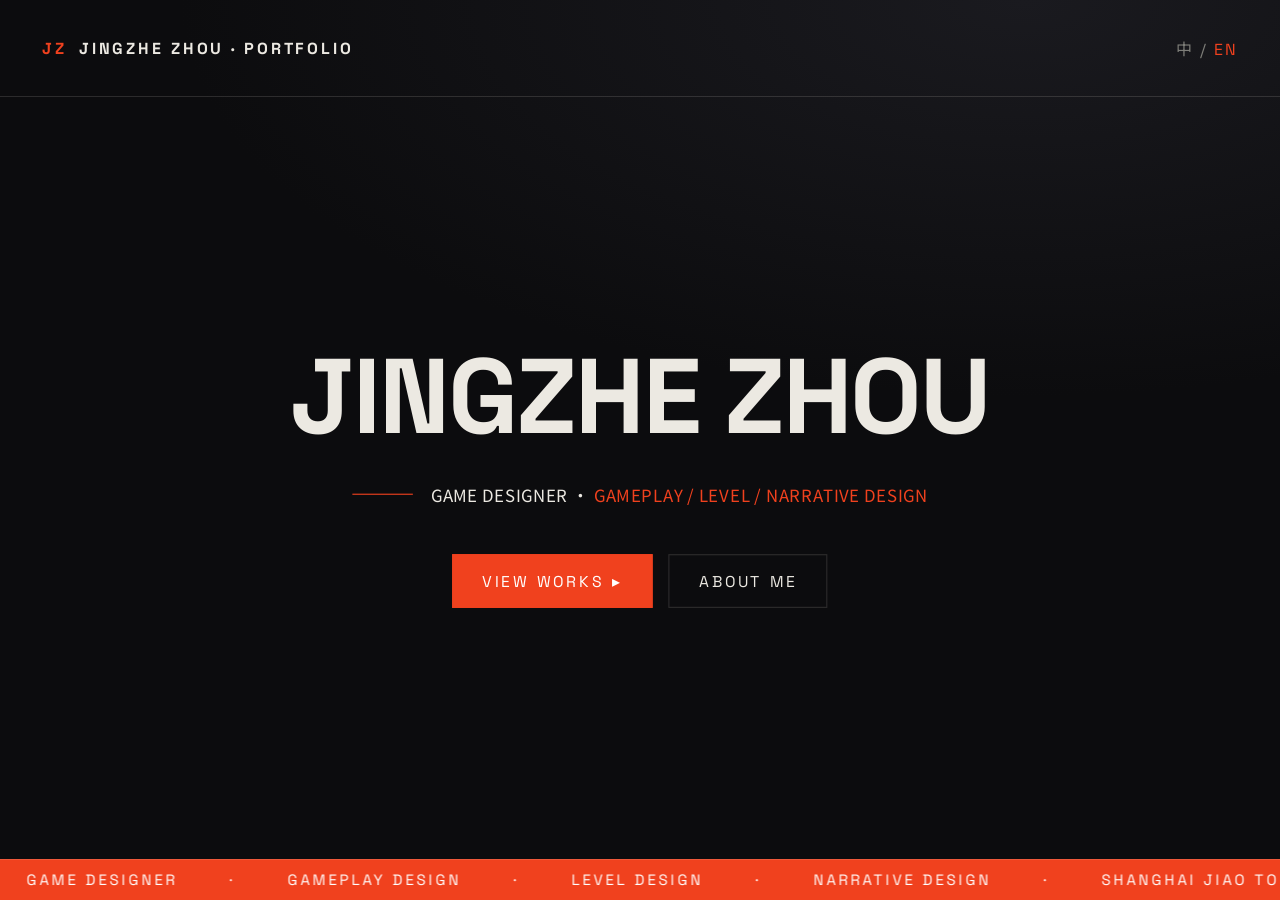
<file: index.html>
<!DOCTYPE html>
<html lang="zh-CN">
<head>
<meta charset="UTF-8" />
<meta name="viewport" content="width=device-width, initial-scale=1.0" />
<title>Jingzhe Zhou · Game Design Portfolio 2026</title>
<link rel="preconnect" href="https://fonts.googleapis.com" />
<link rel="preconnect" href="https://fonts.gstatic.com" crossorigin />
<link href="https://fonts.googleapis.com/css2?family=Space+Grotesk:wght@400;500;700&family=Noto+Sans+SC:wght@300;500;700;900&family=Noto+Serif+SC:wght@500;700&display=swap" rel="stylesheet" />
<style>
  :root{
    --bg:#0c0c0e;
    --bg-2:#131316;
    --card:#15151a;
    --ink:#ECE9E2;
    --mut:#7d7d78;
    --mut-2:#9a9a93;
    --line:rgba(236,233,226,.14);
    --line-2:rgba(236,233,226,.07);
    --acc:#F0411E;       /* 时尚朱红 */
    --acc-2:#E7B75F;     /* 暖金 */
    --serif:"Noto Serif SC",serif;
    --sans:"Noto Sans SC","Space Grotesk",sans-serif;
    --disp:"Space Grotesk","Noto Sans SC",sans-serif;
  }
  *{box-sizing:border-box;margin:0;padding:0}
  html,body{height:100%}
  body{font-family:var(--sans);background:var(--bg);color:var(--ink);overflow:hidden;-webkit-font-smoothing:antialiased}
  .label{font-family:var(--disp);text-transform:uppercase;letter-spacing:.32em;font-size:18px; /* 通用小标题/标签字号，例如“精选作品”“PROJECT OVERVIEW”等 */color:var(--mut)}
  ::selection{background:var(--acc);color:#fff}

  /* ---------- 首页海报 ---------- */
  #stage{position:relative;width:100vw;height:100vh;background:
    radial-gradient(120% 80% at 80% 0%, #1a1a1f 0%, transparent 55%), var(--bg);
    display:flex;flex-direction:column}
  header{position:relative;z-index:5;display:flex;justify-content:space-between;align-items:center;
    padding:26px 42px;border-bottom:1px solid var(--line)}
  header .brand{font-family:var(--disp);font-weight:700;letter-spacing:.18em;font-size:16px /* 左上角品牌名“JZ 周靖哲 · 作品集”的字号 */}
  header .brand b{color:var(--acc)}
  .hero{position:relative;z-index:4;flex:1;display:grid;grid-template-columns:1.15fr .85fr;gap:0;padding:0 42px;align-items:center}
  /* 左侧大字 */
  .hero-left .kicker{margin-bottom:22px}
  .hero-left h1{font-family:var(--sans);font-weight:900;font-size:clamp(58px,9vw,128px); /* 首页主标题字号，中文模式下主要控制“周靖哲” */line-height:.92;letter-spacing:-.02em}
  .hero-left h1 .en{display:block;font-family:var(--disp);font-weight:500;font-size:clamp(14px,1.7vw,22px); /* 首页主标题下方英文副标题“ZHOU JINGZHE”的字号 */
    letter-spacing:.5em;color:var(--mut);margin-top:18px}
  .hero-left .tag{margin-top:30px;display:flex;align-items:center;gap:16px}
  .hero-left .tag .ln{width:54px;height:1px;background:var(--acc)}
  .hero-left .tag span{font-size:15px; /* 首页姓名下方职业描述字号，如“游戏策划 · 玩法 / 关卡 / 叙事设计” */color:var(--ink);letter-spacing:.04em}
  .hero-left .tag .em{color:var(--acc);font-family:inherit;font-style:inherit;font-weight:inherit}
  .hero-left .cta{margin-top:40px;display:flex;gap:14px;flex-wrap:wrap}
  .btn{font-family:var(--disp);text-transform:uppercase;letter-spacing:.18em;font-size:14px; /* 通用按钮文字字号，例如“查看作品”“关于我”“试玩” */
    padding:14px 26px;border:1px solid var(--line);color:var(--ink);background:transparent;cursor:pointer;
    text-decoration:none;transition:.28s;display:inline-flex;align-items:center;gap:9px}
  .btn:hover{border-color:var(--acc);color:var(--acc)}
  .btn.solid{background:var(--acc);border-color:var(--acc);color:#fff}
  .btn.solid:hover{background:transparent;color:var(--acc)}

  /* 右侧作品索引 */
  .worklist{list-style:none}
  .work{position:relative;display:grid;grid-template-columns:54px 1fr auto;gap:18px;align-items:center;
    padding:22px 0;border-top:1px solid var(--line);cursor:pointer;transition:.3s}
  .work:last-child{border-bottom:1px solid var(--line)}
  .work .no{font-family:var(--disp);font-size:13px; /* 作品列表左侧编号字号，例如 01 / 02 / 03 */color:var(--mut);letter-spacing:.1em;transition:.3s}
  .work .tt{font-size:clamp(20px,2.2vw,30px); /* 主要作品名称字号，例如 Amnesia / Inside Mirror / Bargain Brawl */font-weight:700;line-height:1.05;transition:.3s}
  .work .tt small{display:block;font-family:var(--serif);font-weight:500;font-size:15px; /* 主要作品名称下方 Genre / 类型说明字号 */color:var(--mut);margin-top:4px;letter-spacing:.02em}
  .work .ar{font-family:var(--disp);color:var(--mut);opacity:0;transform:translateX(-8px);transition:.3s}
  .work:hover{padding-left:14px}
  .work:hover .no{color:var(--acc)}
  .work:hover .tt{color:var(--acc)}
  .work:hover .ar{opacity:1;transform:translateX(0);color:var(--acc)}

  /* 装饰大圆 */
  .ring{position:absolute;right:6%;top:50%;transform:translateY(-50%);width:min(46vh,440px);height:min(46vh,440px);
    border:1px solid var(--line);border-radius:50%;z-index:1;display:flex;align-items:center;justify-content:center;pointer-events:none}
  .ring::before{content:"";position:absolute;inset:26px;border:1px solid var(--line-2);border-radius:50%}
  .ring .mono{font-family:var(--disp);font-size:clamp(40px,7vw,96px); /* 背景装饰圆环中“JZ”字样的字号 */font-weight:700;color:rgba(236,233,226,.05);letter-spacing:-.04em}

  /* 底部滚动条 */
  .marquee{position:relative;z-index:5;overflow:hidden;border-top:1px solid var(--line);
    background:var(--acc);color:#fff;white-space:nowrap;height:41px;isolation:isolate}
  #mq{display:flex;width:max-content;height:40px;animation:marquee-scroll 26s linear infinite;
    font-family:var(--disp);text-transform:uppercase;letter-spacing:.2em;font-size:15px; /* 底部红色滚动字幕（marquee）的字号 */line-height:18px;
    will-change:transform}
  .marquee-group{display:flex;flex:0 0 auto;align-items:center;justify-content:space-around;
    min-width:100vw;padding:11px 0}
  .marquee-item{flex:0 0 auto;padding:0 26px}
  @keyframes marquee-scroll{from{transform:translate3d(0,0,0)}to{transform:translate3d(-50%,0,0)}}


  [hidden]{display:none!important}
  button{font:inherit}
  button:focus-visible,a:focus-visible{outline:1px solid var(--acc);outline-offset:5px}
  #stage{height:100dvh}
  header{flex-shrink:0;gap:20px}
  .brand{background:none;border:0;color:var(--ink);cursor:pointer;text-align:left}
  .brand:hover{color:var(--acc)}
  .brand .home-mark{color:var(--acc);margin-right:12px}
  .language{flex-shrink:0;border:0;background:none;color:var(--mut);font-family:var(--disp);
    font-size:16px; /* 右上角“中 / EN”语言切换按钮字号 */letter-spacing:.12em;padding:10px 0 10px 16px;cursor:pointer;transition:color .25s}
  .language .active{color:var(--acc)}.language:hover{color:var(--ink)}
  .hero{min-height:0;grid-template-columns:minmax(0,1.15fr) minmax(0,.85fr);
    transition:grid-template-columns 500ms cubic-bezier(.22,.68,.2,1)}
  #stage:not([data-view="home"]) .hero{grid-template-columns:minmax(0,.72fr) minmax(0,1.28fr)}
  .hero-left{min-width:0;padding-right:32px;position:relative;z-index:2;
    transform:translateY(0);transition:transform 500ms ease}
  #stage:not([data-view="home"]) .hero-left{transform:translateY(-24px)}
  .hero-left h1{overflow-wrap:normal;transition:font-size 500ms ease;max-width:100%}
  html[lang="en"] .hero-left h1{font-family:var(--disp);font-size:clamp(58px,7.4vw,118px) /* 英文模式首页主标题“JINGZHE ZHOU”的字号 */}
  #stage:not([data-view="home"]) .hero-left h1{font-size:clamp(40px,4.5vw,72px); /* 离开首页后左侧身份/页面主标题字号 */line-height:1.05}
  #stage[data-view="project"] .hero-left h1{font-family:var(--disp);font-size:clamp(38px,4.3vw,68px) /* 进入具体项目页后左侧项目名称字号 */}
  .hero-left h1 .en{line-height:1.6;letter-spacing:.28em}
  .hero-left .tag{line-height:1.8}.tag .ln{flex-shrink:0}
  .section-identity{margin-top:32px}
  .section-identity h2{font-family:var(--disp);font-size:24px; /* 左侧 section 标识标题字号，例如 WORKS / ABOUT / PROJECT 01 */letter-spacing:.12em;font-weight:500;color:var(--acc)}
  .section-identity p{margin-top:12px;line-height:1.7}
  .header-actions{display:flex;align-items:center;gap:24px;margin-left:auto;flex-shrink:0}
  .primary-nav{display:flex;gap:12px;align-items:center}
  .primary-nav button{background:none;border:1px solid var(--line);color:var(--mut);font-family:var(--disp);font-size:18px; /* 顶部 WORKS / ABOUT 导航按钮字号 */font-weight:500;
    letter-spacing:.12em;padding:10px 18px;cursor:pointer;transition:color .2s,border-color .2s}
  .primary-nav button:hover,.primary-nav button[aria-current="page"]{color:var(--acc);border-color:var(--acc)}
  #viewHost{height:100%;min-height:0;min-width:0;border-left:0;padding-left:42px;
    position:relative;z-index:2;overflow:hidden}
  .right-view{height:100%;min-height:0;min-width:0;display:grid;grid-template-columns:minmax(0,1fr)}
  .right-view.with-nav{grid-template-columns:minmax(300px,max-content) minmax(0,1fr);gap:28px}
  .content-scroll{min-height:0;min-width:0;overflow-y:auto;overflow-x:hidden;overscroll-behavior:contain;
    scrollbar-width:thin;scrollbar-color:var(--mut) transparent;padding:42px 12px 42px 0}
  .work-content{display:flex;flex-direction:column;justify-content:center}
  .work-content .rh{display:flex;justify-content:space-between;align-items:baseline;margin-bottom:8px;gap:12px}
  .work{width:100%;text-align:left;background:none;color:inherit;border:0;border-top:1px solid var(--line)}
  .worklist>li:last-child .work{border-bottom:1px solid var(--line)}
  .work .tt{min-width:0}.work .tt small{line-height:1.5}.work .ar{font-size:11px; /* 主要作品名称字号，例如 Amnesia / Inside Mirror / Bargain Brawl */white-space:nowrap}
  .work:active .tt,.work.selected .tt{color:var(--acc)}
  .additional{margin-top:24px}.additional .label{letter-spacing:.18em;line-height:1.6}
  .additional .subtitle{font-size:15px; /* Additional / Earlier Projects 下方说明文字字号 */color:var(--mut);margin:5px 0 10px}
  .additional .work{padding:12px 0}.additional .work:hover{padding-left:14px}
  .ring{transition:opacity 400ms ease}
  #stage[data-view="about"] .ring,#stage[data-view="project"] .ring{opacity:0}
  .category-nav{display:flex;flex-direction:column;justify-content:safe center;
    border-right:1px solid var(--line);padding:30px 24px 30px 0;overflow-y:auto;min-height:0}
  .category-nav>button,.category-nav>.label{flex-shrink:0}
  .project-view .category-nav{order:0}
  .category-nav button{white-space:nowrap}
  .category-nav button>span{flex-shrink:0}
  .category-nav button{display:flex;gap:10px;align-items:baseline;width:100%;padding:15px 0;background:none;
    border:0;text-align:left;color:var(--mut);cursor:pointer;
    font-family:var(--disp);font-size:18px; /* 右侧项目/关于分类导航按钮文字字号 */letter-spacing:.06em;line-height:1.6;transition:color .2s}
  .category-nav button:hover,.category-nav button[aria-current="true"]{color:var(--acc)}
  .category-nav button[aria-current="true"]::after{content:"";width:12px;height:1px;background:var(--acc);flex-shrink:0;align-self:center}
  .category-nav .no{font-size:10px /* 通用小标题/标签字号，例如“精选作品”“PROJECT OVERVIEW”等 */}.category-nav .label{font-size:9px;letter-spacing:.1em;margin-top:28px;line-height:1.7}
  .content-title{font-family:var(--disp);font-size:clamp(23px,2.3vw,36px); /* 内容页较大的标题字号，例如 TENCENT GAMES */line-height:1.3;margin:14px 0 28px}
  .detail-heading{font-family:var(--disp);font-size:14px; /* 右侧项目/关于分类导航按钮文字字号 */letter-spacing:.2em;text-transform:uppercase;margin:28px 0 14px;color:var(--mut)}
  .detail-heading:first-child{margin-top:0}.detail-heading.contributions{color:var(--acc);font-size:14px /* “MY CONTRIBUTIONS / 我的工作”等强调章节标题字号 */}
  .prose p{color:var(--mut-2);line-height:1.95;font-size:14.5px; /* 项目介绍/About 页面正文段落字号 */margin-bottom:18px;max-width:64ch}
  .prose .tagline{font-family:var(--serif);font-style:italic;font-size:24px; /* 项目 tagline / 引导语的大字字号 */color:var(--ink);line-height:1.5;margin:12px 0 26px}
  .focus-list{display:flex;flex-wrap:wrap;gap:18px;margin:28px 0 8px;list-style:none;font-size:12px /* Profile 页 Gameplay / Level / Narrative 等 Focus 列表字号 */}
  .focus-list b{font-family:var(--disp);color:var(--acc);margin-right:8px;font-weight:500}
  .skill-group{margin-bottom:30px}.line-list{list-style:none}
  .line-list li{border-bottom:1px solid var(--line-2);padding:10px 0;font-size:14px; /* Capabilities / Information 中列表条目的字号 */color:var(--ink);line-height:1.7}
  .info-block{border-top:1px solid var(--line);padding-top:22px;margin-top:26px}
  .info-block:first-child{border-top:0;padding-top:0;margin-top:0}
  .prose a{color:var(--acc);text-decoration:none}.prose a:hover{text-decoration:underline}
  .feat{list-style:none;margin:20px 0}
  .feat li{display:grid;grid-template-columns:28px minmax(0,1fr);gap:14px;align-items:baseline;
    padding:15px 0;border-top:1px solid var(--line-2);font-size:14.5px; /* Contributions 编号列表正文的字号 */color:var(--ink);line-height:1.9}
  .feat li:last-child{border-bottom:1px solid var(--line-2)}.feat li b{font-family:var(--disp);color:var(--acc);font-size:12px /* Contributions 列表左侧 01 / 02 / 03 编号字号 */}
  .tags{display:flex;flex-wrap:wrap;gap:8px;margin:24px 0}
  .tags span{font-family:var(--disp);text-transform:uppercase;letter-spacing:.1em;font-size:10px; /* 项目标签字号，例如 UNITY / GAME DESIGN / LEVEL DESIGN */color:var(--mut-2);border:1px solid var(--line);padding:6px 10px}
  .metadata{display:grid;grid-template-columns:1fr 1fr;gap:24px;border-top:1px solid var(--line);padding-top:24px;margin:24px 0}
  .metadata dt{font-family:var(--disp);font-size:14px; /* Metadata 标签字号，例如 ROLE / TEAM / PERIOD / AWARD */color:var(--mut);letter-spacing:.18em}
  .metadata dd{font-size:14px; /* Metadata 具体内容字号，例如 Lead Designer / 4-person team */line-height:1.7;margin-top:8px}
  .metadata .award{grid-column:1/-1;border-left:2px solid var(--acc);padding-left:14px;color:var(--acc)}
  .metadata .award dt{color:var(--acc)}
  .btn:disabled{opacity:.55;cursor:default}.btn:disabled:hover{color:var(--ink);border-color:var(--line)}
  .shots{display:grid;grid-template-columns:1fr 1fr;gap:14px;margin:0 0 36px}
  .prose .development-duration{color:#fff;font-size:20px;font-weight:700;line-height:1.6;margin:0 0 24px}
  .shot{border:1px solid var(--line);aspect-ratio:16/10;position:relative;overflow:hidden;background:linear-gradient(135deg,var(--card),#0e0e11)}
  .shot::before{content:"";position:absolute;inset:0;background:repeating-linear-gradient(45deg,rgba(236,233,226,.03) 0 2px,transparent 2px 12px)}
  .shot.has-media::before{display:none}
  .shot img,.shot video{display:block;width:100%;height:100%;object-fit:contain;background:#000}
  .shot span{position:absolute;bottom:10px;left:12px;right:12px;font-family:var(--disp);font-size:10px; /* 项目截图占位框底部说明文字字号 */color:var(--mut-2);line-height:1.6}
  .marquee{flex-shrink:0}
  .view-enter{animation:view-in 340ms ease both}.view-leave{animation:view-out 130ms ease both;pointer-events:none}
  .category-enter{animation:category-in 160ms ease both}.category-leave{animation:category-out 100ms ease both;pointer-events:none}
  @keyframes view-in{from{opacity:0;transform:translateX(16px)}to{opacity:1;transform:translateX(0)}}
  @keyframes view-out{to{opacity:0;transform:translateX(-16px)}}
  @keyframes category-in{from{opacity:0;transform:translateY(8px)}to{opacity:1;transform:translateY(0)}}
  @keyframes category-out{to{opacity:0;transform:translateY(-8px)}}
  @media(min-width:861px) and (max-width:1200px){
    .hero{padding:0 28px}#viewHost{padding-left:26px}.hero-left{padding-right:24px}
    .right-view.with-nav{grid-template-columns:minmax(220px,max-content) minmax(0,1fr);gap:18px}
    .category-nav{padding-right:18px}.category-nav button{font-size:10px; /* 861–1200px 中等屏幕时右侧分类导航缩小后的字号 */gap:6px}
    .work{grid-template-columns:32px 1fr auto;gap:10px}.work .ar{font-size:9px /* 861–1200px 中等屏幕时 OPEN ▸ 的缩小字号 */}
    .hero-left .tag span{font-size:12px /* 首页姓名下方职业描述字号，如“游戏策划 · 玩法 / 关卡 / 叙事设计” */}.hero-left .tag .ln{width:24px}
  }
  @media(min-width:861px) and (max-height:760px){
    header{padding-top:16px;padding-bottom:16px}.work{padding:15px 0}
    .additional{margin-top:14px}.additional .work{padding:8px 0}.hero-left .cta{margin-top:24px}
  }
  @media(max-width:860px){
    header{padding:18px 22px;gap:14px}header .brand{font-size:10px; /* 左上角品牌名“JZ 周靖哲 · 作品集”的字号 */letter-spacing:.08em}.brand .home-mark{margin-right:6px}
    .hero,#stage:not([data-view="home"]) .hero{display:block;padding:28px 24px;overflow-y:auto;overflow-x:hidden;overscroll-behavior:contain}
    .hero-left,#stage:not([data-view="home"]) .hero-left{padding-right:0;transform:none}
    .hero-left h1,html[lang="en"] .hero-left h1{font-size:clamp(48px,12vw,86px) /* 英文模式首页主标题“JINGZHE ZHOU”的字号 */}
    #stage:not([data-view="home"]) .hero-left h1,#stage[data-view="project"] .hero-left h1{font-size:clamp(36px,9vw,60px) /* 进入具体项目页后左侧项目名称字号 */}
    .hero-left h1 .en{font-size:13px /* 首页姓名下方职业描述字号，如“游戏策划 · 玩法 / 关卡 / 叙事设计” */}.hero-left .tag{margin-top:20px}.hero-left .tag span{font-size:12px}
    .hero-left .tag .ln{width:24px}.hero-left .cta{margin-top:26px}
    .section-identity{margin-top:20px}.section-identity h2{font-size:20px /* 左侧 section 标识标题字号，例如 WORKS / ABOUT / PROJECT 01 */}
    #viewHost{height:auto;overflow:visible;padding-left:0;border-left:0;border-top:1px solid var(--line);margin-top:28px;padding-top:24px}
    .right-view,.right-view.with-nav{display:flex;flex-direction:column;height:auto;gap:0}
    .content-scroll{overflow:visible;padding:0;min-height:auto}.work-content{display:block}
    .category-nav{justify-content:flex-start;overflow:visible;border-right:0;border-top:1px solid var(--line);padding:18px 0;margin-top:24px}
    .project-view .category-nav{order:1}
    .about-view .category-nav{order:-1;display:grid;grid-template-columns:repeat(auto-fit,minmax(180px,1fr));gap:0 18px;border-top:0;border-bottom:1px solid var(--line);margin:0 0 26px;padding:0 0 16px}
    .category-nav button{font-size:11px /* 右侧项目/关于分类导航按钮文字字号 */}.ring{display:none}
    .work{grid-template-columns:30px 1fr auto;gap:10px}.work .ar{font-size:9px /* 手机端作品列表右侧 OPEN ▸ 字号 */}
    .btn{padding:13px 18px;letter-spacing:.12em;white-space:normal;max-width:100%}
    .label{letter-spacing:.16em;line-height:1.7}.metadata{grid-template-columns:1fr}
    .prose{overflow-wrap:break-word}.shots{gap:10px}.content-title{font-size:26px /* 手机端内容大标题字号 */}
  }

  /* HOME is the centered opening title; content views retain their shared grid. */
  .hero{--home-gutter:42px;--identity-gap:32px}
  .hero-left{container-type:inline-size;padding-right:0;margin-right:var(--identity-gap)}
  .hero-left>h1,.hero-left>.tag,.hero-left>.cta{
    width:fit-content;max-width:100%;transition:transform 500ms cubic-bezier(.22,.68,.2,1),font-size 500ms ease}
  #stage[data-view="home"] .hero-left{
    transform:translateX(calc((100vw - var(--home-gutter) * 2) * .2125 + var(--identity-gap) / 2)) scale(1.12)}
  #stage[data-view="home"] .hero-left>h1,
  #stage[data-view="home"] .hero-left>.tag,#stage[data-view="home"] .hero-left>.cta{
    transform:translateX(calc(50cqw - 50%))}
  #stage[data-view="home"] #viewHost{visibility:hidden;pointer-events:none;border-color:transparent}
  #stage[data-view="home"] .ring{opacity:0}
  @media(min-width:861px) and (max-width:1200px){.hero{--home-gutter:28px;--identity-gap:24px}}
  @media(max-width:860px){
    .hero{--identity-gap:0px}
    #stage[data-view="home"] .hero-left{transform:none;min-height:calc(100dvh - 171px);
      display:flex;flex-direction:column;align-items:center;justify-content:center}
    #stage[data-view="home"] .hero-left>h1,
    #stage[data-view="home"] .hero-left>.tag,#stage[data-view="home"] .hero-left>.cta{transform:none;text-align:center}
    #stage[data-view="home"] .hero-left>.tag,#stage[data-view="home"] .hero-left>.cta{justify-content:center}
    #stage[data-view="home"] #viewHost{display:none}
  }


  #stage[data-view="home"] #identityTitle{text-align:center}
  @media(max-width:600px){
    #stage:not([data-view="home"]) header{flex-wrap:wrap;gap:12px}
    #stage:not([data-view="home"]) header .brand{flex-basis:100%}
    .header-actions{gap:16px}
    .primary-nav{gap:10px}
    .primary-nav button{font-size:16px; /* 600px 以下手机端顶部 WORKS / ABOUT 导航字号 */padding:8px 12px}
    .header-actions .language{padding-left:0}
  }


  .about-overview>section{max-width:820px}
  .about-overview .detail-heading{color:var(--acc);margin-top:0}
  .about-overview>section+section{margin-top:28px}
  .about-overview p{max-width:none}
  .about-overview p b{color:var(--ink)}
  .about-overview .contact-email{color:var(--ink)}
  .about-overview .contact-email:hover{color:var(--acc)}
  .about-overview .internship-tagline{color:var(--mut-2);margin-bottom:10px;font-style:normal}
  .overview-skills{display:grid;grid-template-columns:1fr 1fr;gap:0 30px}
  .overview-skills>div{display:flex;justify-content:space-between;gap:16px;align-items:baseline;
    border-bottom:1px solid var(--line-2);padding:14px 0;font-size:14px}
  .overview-skills span{font-family:var(--disp);font-size:10px;color:var(--mut);letter-spacing:.1em}
  .overview-info{display:grid;grid-template-columns:1.2fr 1fr;gap:26px 36px;border-top:1px solid var(--line);padding-top:26px}
  .overview-info .label{font-size:14px;letter-spacing:.15em}
  .info-value{font-size:14px;line-height:1.7;margin-top:8px}
  .overview-internship{border-top:1px solid var(--line);padding-top:30px}
  @media(max-width:600px){.overview-skills,.overview-info{grid-template-columns:1fr}.overview-skills>div{flex-wrap:wrap}}


  /* About follows the reference: portrait column beside the continuous profile. */
  .right-view.about-view{grid-template-columns:220px minmax(0,1fr);gap:0;padding:38px 0}
  .about-profile-side{padding:18px 26px 26px 0;border-right:1px solid var(--line);overflow-y:auto;min-height:0}
  .about-display{font-family:var(--disp);font-size:48px;font-weight:700;line-height:.95;letter-spacing:-.04em}
  .about-display i{font-style:normal;color:var(--acc)}
  .about-location{font-family:var(--serif);font-style:italic;color:var(--mut-2);font-size:14px;line-height:1.5;margin-top:20px}
  .about-photo{display:block;width:170px;max-width:100%;height:auto;margin-top:28px}
  .about-view .about-overview{padding:18px 24px 30px 36px}
  .about-overview>section{max-width:760px}
  @media(min-width:861px) and (max-width:1200px){
    .right-view.about-view{grid-template-columns:170px minmax(0,1fr)}
    .about-profile-side{padding-right:18px}.about-display{font-size:38px}
    .about-view .about-overview{padding-left:24px;padding-right:4px}
    .about-view .overview-skills,.about-view .overview-info{grid-template-columns:1fr}
  }
  @media(max-width:860px){
    .right-view.about-view{display:flex;flex-direction:column;padding:0}
    .about-profile-side{display:grid;grid-template-columns:minmax(0,1fr) 130px;gap:12px 20px;
      border-right:0;border-bottom:1px solid var(--line);padding:0 0 24px;overflow:visible}
    .about-display{font-size:40px}.about-location{margin-top:0}
    .about-photo{grid-column:2;grid-row:1 / 3;width:130px;margin-top:0}
    .about-view .about-overview{padding:26px 0 0}
  }


  /* Keep the personal name on one line while the desktop grid and type resize. */
  @media(min-width:861px){
    #stage:not([data-view="project"]) #identityTitle{white-space:nowrap}
    html[lang="en"] #stage[data-view="works"] #identityTitle,
    html[lang="en"] #stage[data-view="about"] #identityTitle{
      font-size:min(clamp(40px,4.5vw,72px),13cqw)}
  }

  @media(prefers-reduced-motion:reduce){*,*::before,*::after{animation:none!important;transition:none!important;scroll-behavior:auto!important}}
</style>
</head>
<body>
<div id="stage" data-view="home">
  <header>
    <button class="brand" id="homeLink"><span class="home-mark">JZ</span><span id="brand"></span></button>
    <div class="header-actions">
      <nav class="primary-nav" id="primaryNav" hidden><button data-view="works"></button><button data-view="about"></button></nav>
      <button class="language" id="languageToggle"><span data-lang="zh">中</span> / <span data-lang="en">EN</span></button>
    </div>
  </header>
  <main class="hero">
    <div class="ring" aria-hidden="true"><div class="mono">JZ</div></div>
    <section class="hero-left" aria-labelledby="identityTitle">
      <h1 id="identityTitle"></h1>
      <div class="tag"><span class="ln" aria-hidden="true"></span><span id="identityTag"></span></div>
      <div class="cta" id="homeActions"><button class="btn solid" id="ctaWorks"></button><button class="btn" id="ctaAbout"></button></div>
      <div class="section-identity" id="sectionIdentity" hidden><h2 id="sectionTitle"></h2><p class="label" id="sectionSubtitle"></p></div>
    </section>
    <section id="viewHost"></section>
  </main>
  <div class="marquee"><div id="mq"></div></div>
</div>
<script>
const bi = (zh, en) => ({zh, en});
const I18N = {
  zh: {
    title:'周靖哲 · 游戏策划作品集 2026', brand:'周靖哲 · 作品集', boot:'周靖哲 — 游戏策划 — 加载中',
    kicker:'游戏策划作品集 / PORTFOLIO 2026', name:'周靖哲', subname:'ZHOU JINGZHE',
    designer:'游戏策划', disciplines:'玩法 / 关卡 / 叙事设计', viewWorks:'查看作品 ▸', aboutMe:'关于我',
    selected:'精选作品', additional:'其他项目', additionalSubtitle:'早期探索与课程项目', open:'打开 ▸',
    switchLanguage:'Switch to English',
    about:'关于我', location:'上海 → 密西根', profile:'个人简介', capabilities:'专业能力', information:'基本信息',
    education:'教育背景', awards:'获奖经历', contact:'联系方式', 
    overview:'项目简介', contributions:'我的工作', role:'职责', team:'团队', period:'时间', award:'奖项',
    play:'▶ 试玩 / 了解更多', comingSoon:'演示内容整理中', unavailable:'演示版暂未公开', pending:'待补充',
    captions:['游戏画面','玩法展示','设计过程','关卡 / 系统设计'],
    marquee:['游戏策划','玩法设计','关卡设计','叙事设计','上海交通大学 → 密西根大学','2026 作品集']
  },
  en: {
    title:'Jingzhe Zhou · Game Design Portfolio 2026', brand:'JINGZHE ZHOU · PORTFOLIO', boot:'JINGZHE ZHOU — GAME DESIGNER — LOADING',
    kicker:'GAME DESIGN PORTFOLIO / 2026', name:'JINGZHE ZHOU', subname:'',
    designer:'GAME DESIGNER', disciplines:'GAMEPLAY / LEVEL / NARRATIVE DESIGN', viewWorks:'VIEW WORKS ▸', aboutMe:'ABOUT ME',
    selected:'SELECTED WORKS', additional:'OTHER PROJECTS', additionalSubtitle:'Early experiments and course projects', open:'OPEN ▸',
    switchLanguage:'切换到中文',
    about:'ABOUT ME', location:'Shanghai → Michigan', profile:'PROFILE', capabilities:'CAPABILITIES', information:'INFORMATION',
    education:'EDUCATION', awards:'AWARDS', contact:'CONTACT', links:'LINKS',
    overview:'PROJECT OVERVIEW', contributions:'MY CONTRIBUTIONS', role:'ROLE', team:'TEAM', period:'PERIOD', award:'AWARD',
    play:'▶ PLAY / MORE', comingSoon:'DEMO COMING SOON', unavailable:'DEMO NOT PUBLICLY AVAILABLE', pending:'To be added',
    captions:['GAMEPLAY','MECHANICS','DESIGN PROCESS','LEVEL / SYSTEM DESIGN'],
    marquee:['GAME DESIGNER','GAMEPLAY DESIGN','LEVEL DESIGN','NARRATIVE DESIGN','SHANGHAI JIAO TONG UNIVERSITY → UNIVERSITY OF MICHIGAN','2026 PORTFOLIO']
  }
};
const FEATURED_GAMES = [
  {
    id:'amnesia', no:'01', year:'2025', title:bi('Amnesia 勿忘我','Amnesia'),
    duration:bi('一个半月','1.5 months'),
    media:[
      {type:'image',src:'images/amnesia/amnesia_screenshot.jpg',alt:bi('Amnesia 游戏画面','Amnesia game screenshot')},
      {type:'image',src:'images/amnesia/play.png',alt:bi('Amnesia 玩法画面','Amnesia gameplay screenshot')},
      {type:'video',src:'images/amnesia/die.web.mp4',alt:bi('Amnesia 死亡演示','Amnesia death sequence')},
      {type:'video',src:'images/amnesia/hide.web.mp4',alt:bi('Amnesia 躲藏演示','Amnesia hiding sequence')}
    ],
    genre:bi('叙事 RPG · 记忆解谜','Narrative RPG · Memory Puzzle'),
    tagline:bi('跟随一对失忆的兄妹找寻记忆，重新理解亲情的永恒','Help a brother and sister recover their memories and discover the lasting bonds of family.'),
    overview:bi([
      '《Amnesia》是一款围绕一对兄妹展开的叙事 RPG。',
      '游戏包含三个关卡，首先从失忆的妹妹Memor视角出发，在阴森的宅邸中寻找自己记忆的碎片，同时躲避追逐她的鬼影。第二关讲述哥哥Fotreg的梦魇，每天都梦见在着火的房子中奔跑寻找妹妹，关卡本身为跑酷玩法。第三关是两人记忆的交汇，揭露二人的故事真相。',
      '我希望通过“失忆”的设计带给玩家更强的沉浸感：玩家和主角一样一无所知，与主角一同探寻记忆，一点点拼凑这个感人故事的真相。'
    ],[
      'Amnesia is a narrative RPG about a brother and sister.',
      'The game has three levels. In the first, you play as Memor, a sister who has lost her memories. She searches for memory fragments in a creepy mansion while hiding from a ghost chasing her. The second level follows her brother Fotreg through a recurring nightmare. In this parkour level, he runs through a burning house looking for his sister. The third level brings their memories together and reveals the truth behind their story.',
      'I used memory loss to help players feel closer to the characters. Both the player and the main character start with no knowledge of what happened. They recover memories together and slowly piece together the truth of this moving story.'
    ]),
    contributions:bi([
      '主导整个游戏的机制设计方向，负责项目整体玩法与叙事框架，并作为组长分配工作、进行项目管理。',
      '独立完成游戏主线剧情设计，包括人物关系、故事推进、所有对话和旁白的具体内容以及信息揭示顺序。',
      '独立完成核心系统设计，完成所有谜题、成就系统、背包系统、地图系统、恐怖氛围的设计等。',
      '美工方面独自完成所有人物的立绘、Fotreg的跑步动画绘制等；音乐方面独立完成各个关卡背景音乐的写作和游戏音效的设计。'
    ],[
      'Led the design of the game mechanics and overall gameplay and story structure. As team leader, I also assigned tasks and managed the project.',
      'Wrote the full main story, including character relationships, story progression, all dialogue and narration, and the order of story reveals.',
      'Designed all puzzles, the achievement, inventory, and map systems, and the horror atmosphere.',
      'Created all character portraits and drew Fotreg’s running animation. Composed the background music for each level and designed the sound effects.'
    ]),
    role:bi('主策划','Lead Designer'), team:bi('4 人团队','4-person team'), period:bi('2024.05 – 2024.08','May 2024 – Aug 2024'),
    award:bi('课程最佳游戏设计奖 · 学院级最佳创新奖','Course Best Game Design · College-level Best Innovation'),
    tags:bi(['UNITY','游戏设计','剧情与叙事设计','系统设计','关卡设计', '谜题设计','恐怖氛围设计'],['UNITY','GAME DESIGN','STORY & NARRATIVE DESIGN','SYSTEM DESIGN','LEVEL DESIGN','PUZZLE DESIGN','HORROR ATMOSPHERE']),
    link:'https://focs.ji.sjtu.edu.cn/silverfocs/demo/2024/p2team10/'
  },
  {
    id:'inside-mirror', no:'02', year:'2026', title:bi('Inside Mirror','Inside Mirror'),
    duration:bi('两周','2 weeks'),
    media:[
      {type:'image',src:'images/inside mirror/start.png',alt:bi('Inside Mirror 开始画面','Inside Mirror title screen')},
      {type:'image',src:'images/inside mirror/story.png',alt:bi('Inside Mirror 故事画面','Inside Mirror story screen')},
      {type:'video',src:'images/inside mirror/play1.web.mp4',alt:bi('Inside Mirror 玩法演示一','Inside Mirror gameplay 1')},
      {type:'video',src:'images/inside mirror/play2.web.mp4',alt:bi('Inside Mirror 玩法演示二','Inside Mirror gameplay 2')}
    ],
    genre:bi('3D 镜像解谜','3D Mirror-World Puzzle'),
    tagline:bi('一面镜子，连接两个完全相反的世界','One mirror connects two opposite worlds.'),
    overview:bi([
      '《Inside Mirror》是一款围绕“现实世界与镜像世界相互影响”展开的 3D 解谜游戏。',
      '玩家扮演一颗在光芒消逝的世界中剩下的最后一颗光球，在囚禁自己的高塔的顶层醒来，目标是通过光与暗的规则解开塔的谜题，从而逃离高塔，为世界带去光芒。',
      '游戏中玩家控制现实世界中的光球，通过改变现实世界中物体的发光情况来影响镜像世界，同时镜像世界中的变化也会影响现实世界。谜题建立在玩家逐渐理解这种空间关系与规则关系的基础上。'
    ],[
      'Inside Mirror is a 3D puzzle game where the real world and the mirror world affect each other.',
      'You play as the last orb of light in a world where light is fading. You wake up at the top of a tower where you are trapped. By solving puzzles based on the rules of light and darkness, you must escape the tower and bring light back to the world.',
      'You control the orb in the real world. Changing whether objects give off light affects the mirror world, and changes in the mirror world also affect the real world. The puzzles build on your growing understanding of how these spaces and rules connect.'
    ]),
    contributions:bi([
      '独立完成游戏全部设计与代码编写，包括背景故事、核心玩法、规则、谜题和关卡设计。',
      '确定“现实世界 ↔ 镜像世界”相互影响的核心机制，并围绕这一规则构建整个解谜体验。',
      '设计不同谜题对核心规则的不同使用方式，我尝试不依赖文字教学，而是通过关卡设计逐步引导玩家自己发现游戏机制。',
      '设计谜题难度、信息呈现、操作反馈和玩家学习曲线的迭代。'
    ],[
      'Designed and programmed the entire game, including the backstory, core gameplay, rules, puzzles, and levels.',
      'Created the core mechanic where the real world and mirror world affect each other, and built the puzzles around it.',
      'Designed puzzles that use the core rule in different ways. I aimed to let players discover the mechanics through level design without relying on written instructions.',
      'Refined puzzle difficulty, how information is shown, feedback on player actions, and how players learn the game.'
    ]),
    role:bi('独立策划 / 设计','Solo Designer'), team:bi('个人项目','Solo project'), period:bi('2026.02 – 2026.03（2 周快速原型）','Feb – Mar 2026 (2-week rapid prototype)'),
    tags:bi(['UNITY','谜题设计','玩法设计','关卡设计','原型制作'],['UNITY','PUZZLE DESIGN','GAMEPLAY DESIGN','LEVEL DESIGN','PROTOTYPING']),
    link:'https://zzjjzz716.itch.io/inside-mirror'
  },
  {
    id:'bargain-brawl', no:'03', year:'2026', title:bi('Bargain Brawl','Bargain Brawl'),
    duration:bi('三周','3 weeks'),
    media:[
      {type:'image',src:'images/bargain brawl/Cover.png',alt:bi('Bargain Brawl 封面','Bargain Brawl cover')},
      {type:'image',src:'images/bargain brawl/p3_screenshot.png',alt:bi('Bargain Brawl 游戏画面','Bargain Brawl screenshot')},
      {type:'video',src:'images/bargain brawl/play1.web.mp4',alt:bi('Bargain Brawl 玩法演示一','Bargain Brawl gameplay 1')},
      {type:'video',src:'images/bargain brawl/play2.web.mp4',alt:bi('Bargain Brawl 玩法演示二','Bargain Brawl gameplay 2')}
    ],
    genre:bi('双人对抗 · 超市抢购','2-Player Competition · Supermarket Rush'),
    tagline:bi('在超市中摆脱日常购物的无趣，体验碰碰车般的刺激','Turn everyday shopping into bumper-car fun.'),
    overview:bi([
      '《Bargain Brawl》是一款以超市抢购为主题的双人本地对抗娱乐游戏。',
      '对局中，一名玩家需要在时限内根据自己的购物清单在超市中争抢商品，另一面玩家则需要利用环境、物品以及直接撞击干扰对方。',
      '游戏的核心乐趣来自两名玩家各自的“完成购物目标”和“阻止对方完成购物目标”之间的冲突，强调玩家之间的交互和对抗，把日常的超市购物变成混乱而有竞争性的多人体验。'
    ],[
      'Bargain Brawl is a local two-player competitive game about a supermarket shopping rush.',
      'One player races to collect the items on their shopping list before time runs out. The other uses the environment, objects, and direct collisions to get in their way.',
      'The fun comes from the clash between completing the shopping list and stopping the shopper. The game focuses on how players interact and compete, turning everyday shopping into a chaotic multiplayer experience.'
    ]),
    contributions:bi([
      '负责游戏的玩法设计，确定“一人购物一人阻挠”的核心对抗游戏体验。',
      '设计并迭代双人竞争规则，从一开始的双人各自购物到后来的一攻一防，以提高玩家间的交互体验为核心目的。',
      '负责玩家角色的移动手感设计和调整。',
      '负责游戏教学关的关卡设计，让第一次游玩的玩家能够快速理解规则并进入竞争状态。',
    ],[
      'Designed the core gameplay: one player shops while the other tries to stop them.',
      'Developed and revised the two-player rules. The game started with both players shopping, then changed to opposing roles to encourage more interaction.',
      'Designed and tuned how the player characters move and feel to control.',
      'Designed the tutorial level so new players could quickly learn the rules and start competing.'
    ]),
    role:bi('策划 / 游戏设计与部分代码任务','Game Designer / Some Programming'), team:bi('三人团队','Three-person team'), period:bi('2026.03 – 2026.04','Mar – Apr 2026'),
    tags:bi(['多人游戏','玩法设计','系统设计','关卡设计','游戏创作挑战'],['MULTIPLAYER','GAMEPLAY DESIGN','SYSTEM DESIGN','LEVEL DESIGN','GAME JAM']),
    link:'https://alistayyds.itch.io/bargain-brawl',
    trailer:'https://www.youtube.com/watch?v=Mxd6trUlRZo'
  }
];
const ADDITIONAL_GAMES = [
  {
    id:'zelda', no:'A01', year:'2026', title:bi('塞尔达-地牢关卡复现','The Legend of Zelda Dungeon Remake'),
    duration:bi('三周','3 weeks'),
    media:[
      {type:'video',src:'images/zelda/play1.web.mp4',alt:bi('Zelda 玩法演示一','Zelda gameplay 1')},
      {type:'video',src:'images/zelda/play2.web.mp4',alt:bi('Zelda 玩法演示二','Zelda gameplay 2')}
    ],
    listTitle:bi('塞尔达-地牢关卡复现','Zelda Remake'), genre:bi('经典游戏复刻 · 玩法 / 关卡实验','Game Recreation · Gameplay / Level Design'),
    tagline:bi('从经典结构中学习，探索自己的玩法','Learn from a classic. Explore our own gameplay ideas.'),
    overview:bi([
      '这是一个基于初代《The Legend of Zelda》的学生复刻 / 课程项目，用于学习经典动作冒险游戏的战斗、敌人、房间和关卡结构。',
      '在完成原作核心体验复刻的基础上，我们尝试加入自己的玩法实验，以“玩家可以把角色变形为不同的敌人形态来解决对应的关卡谜题”为核心理念，创造了独属于我们小组的关卡设计与玩法体验。'
    ],[
      'This student recreation and coursework project is based on the original The Legend of Zelda. It explores how a classic action-adventure game structures combat, enemies, rooms, and levels.',
      'After recreating the core experience, we added our own gameplay ideas. Players can transform into different enemy types to solve level puzzles. We built our own levels and gameplay around this idea.'
    ]),
    contributions:bi([
      '负责部分关卡设计与玩法编程。',
      '负责完成所有类型敌人的行为逻辑以及角色的受击效果。',
      '设计原创 Keese / 蝙蝠玩法：玩家可以在特殊区域使用飞行能力跨越普通角色无法通过的障碍。',
    ],[
      'Designed a portion of the levels and contributed gameplay programming.',
      'Programmed the behavior of every enemy type and the effects shown when the player character is hit.',
      'Designed an original Keese / bat mechanic that lets players fly over obstacles in special areas that the normal character cannot cross.'
    ]),
    role:bi('玩法 / 关卡设计','Gameplay / Level Designer'), team:bi('开发小组','Student development team'), period:bi('2026.01 – 2026.02','Jan – Feb 2026'),
    tags:bi(['UNITY','C#','关卡设计','玩法编程','游戏复刻'],['UNITY','C#','LEVEL DESIGN','GAMEPLAY PROGRAMMING','GAME RECREATION']),
    link:'https://zzjjzz716.itch.io/legend-of-zelda-replication-with-innovation'
  }
];

Object.assign(I18N.zh, {
  home:'返回首页', works:'作品', aboutNav:'关于', project:'项目',
  gameDesign:'游戏设计', internship:'实习经历', company:'公司', focus:'设计方向', locationLabel:'所在地',
  email:'邮箱', projectNavigation:'项目导航', categoryNavigation:'关于分类', primaryNavigation:'页面导航',
  playProject:'体验项目', watchTrailer:'观看介绍视频', capabilities:'能力', information:'信息',
  aboutSkills:'专业技能', aboutInformation:'基本信息'
});
Object.assign(I18N.en, {
  home:'Return home', works:'WORKS', aboutNav:'ABOUT', project:'PROJECT',
  gameDesign:'GAME DESIGN', internship:'INTERN EXPERIENCE', company:'COMPANY', focus:'FOCUS', locationLabel:'LOCATION',
  email:'EMAIL', projectNavigation:'Project navigation', categoryNavigation:'About categories', primaryNavigation:'Page navigation',
  playProject:'PLAY PROJECT', watchTrailer:'WATCH TRAILER',
  aboutSkills:'PROFESSIONAL SKILLS', aboutInformation:'BASIC INFORMATION'
});
const ABOUT_SECTIONS = {
  profile: {
    no:'01', label:'profile',
    paragraphs:bi([
      '我目前就读于上海交通大学与密西根大学，具有电子与计算机工程、工业工程与计算机科学相关背景。',
      '相比单纯实现系统，我更感兴趣的是：一个规则为什么有趣，一个关卡如何引导玩家理解规则，以及游戏机制如何产生情感和表达。',
      '我的主要方向是玩法设计与关卡设计，同时关注叙事、玩家体验与系统之间的关系。',
      '我希望通过游戏创造既具有可玩性，又能够让玩家记住的体验。'
    ],[
      'I study at Shanghai Jiao Tong University and the University of Michigan, with a background in electrical and computer engineering, industrial engineering, and computer science.',
      'Beyond building systems, I am more interested in what makes a rule fun, how levels help players learn the rules, and how game mechanics express ideas and emotions.',
      'My main focus is gameplay and level design. I also explore how story, player experience, and game systems work together.',
      'I want to create games that are fun to play and stay with players afterward.'
    ]),
    focus:bi(['玩法','关卡','叙事'],['Gameplay','Level','Narrative'])
  },
  capabilities: {
    no:'02', label:'capabilities',
    groups:[
      {title:bi('游戏设计','GAME DESIGN'),items:bi(['玩法设计','系统设计','关卡设计','叙事设计'],['Gameplay Design','Systems Design','Level Design','Narrative Design'])},
      {title:bi('引擎 / 编程','ENGINE / PROGRAMMING'),items:bi(['Unity','C#','C++','Git'],['Unity','C#','C++','Git'])},
      {title:bi('设计 / 媒体','DESIGN / MEDIA'),items:bi(['UI / UX','Figma','Photoshop','Premiere','After Effects'],['UI / UX','Figma','Photoshop','Premiere','After Effects'])}
    ]
  },
  information: {
    no:'03',label:'information',
    education:bi(['上海交通大学 · 电子与计算机工程','密西根大学 · 工业与运筹工程 / 计算机科学辅修'],['Shanghai Jiao Tong University · Electrical & Computer Engineering','University of Michigan · Industrial & Operations Engineering / Computer Science Minor']),
    focus:bi(['玩法设计','关卡设计','叙事 / 系统设计'],['Gameplay Design','Level Design','Narrative / Systems Design']),
    location:bi('上海 / 安娜堡','Shanghai / Ann Arbor'),
    contacts:[{label:bi('电子邮箱','Email'),text:'1241986378@qq.com',href:'mailto:1241986378@qq.com'},
      {label:bi('itch.io','itch.io'),text:'Inside Mirror ↗',href:'https://zzjjzz716.itch.io/inside-mirror'}],
    awards:bi(['Bargain Brawl · 2025 Global Game Jam 中国深圳站 · 最佳游戏设计','Amnesia · 最佳游戏设计 / 最佳创新'],['Bargain Brawl · 2025 Global Game Jam China, Shenzhen · Best Game Design','Amnesia · Best Game Design / Best Innovation'])
  },
  internship: {
    no:'04',label:'internship',company:bi('腾讯游戏','TENCENT GAMES'),team:bi('IEG光子工作室 · 欢乐麻将','IEG Photon Studio · Happy Mahjong'),
    title:bi('IEG光子工作室 · 欢乐麻将 · 游戏策划','IEG Photon Studio · Happy Mahjong · Game Design Intern'),
    role:bi('游戏策划实习生','Game Design Intern'),period:bi('2026年5月–8月','May – Aug 2026'),
    overview:bi('2026年5月–8月实习期间，负责棋牌游戏玩法与系统相关策划设计和优化工作，结合套装风格以及游戏整体数值与效果曲线的需求，参与部分套装技能效果设计；同时参与新手体验优化、背包系统、个人信息系统、3D 上桌模式与音效系统等方向的设计与优化，并撰写面向策划的 Unity 内音效调整 SOP 文档。',
      'From May to August 2026, I worked on gameplay and systems design for Happy Mahjong. My responsibilities included designing and refining gameplay systems, contributing to equipment-set abilities based on visual themes and balance requirements, improving onboarding, inventory and player-profile systems, supporting the 3D table mode and audio system, and writing a Unity audio-adjustment SOP for game designers.'),
    contributions:bi([
      '分析新玩家游戏初期体验流程，拆解不同阶段的玩法体验、风险与付费节奏，提出低门槛体验场、首局保护等优化方案。',
      '参与个人信息、赛季总结等系统的信息架构与 UX 设计，对竞品进行拆解并形成改版方案。',
      '参与 3D 上桌模式设计，遍历2D牌桌皮肤的3D模式适配效果，研究镜头视角、角色表现、皮肤展示节点与玩家体验。',
      '负责音效系统的系统性梳理与优化，整理事件触发、反馈层级、冷却与统一性问题，并参与 Unity 中的事件接入和SOP文档撰写。',
      '参与套装技能与玩法机制设计，从强度、包装方式、触发条件、局中反馈与商业表达等维度进行方案设计。'
    ],[
      'Reviewed the early player experience, looking at gameplay, risks, and when players are encouraged to spend at each stage. Proposed easier entry-level tables and protection for the first match.',
      'Helped organize information and design the user experience for player profiles and season summaries. Studied similar games and proposed updates.',
      'Helped design the 3D table mode and checked how all 2D table skins looked in 3D. Studied camera angles, character presentation, when to show off skins, and the player experience.',
      'Reviewed and improved the sound system, covering event triggers, feedback priorities, cooldowns, and consistency. Helped connect events in Unity and wrote a step-by-step guide.',
      'Helped design equipment-set abilities and game mechanics, considering their strength, theme and presentation, trigger conditions, in-match feedback, and how to communicate their value to players.'
    ])
  }
};

const VIEW = Object.freeze({HOME:'home',WORKS:'works',ABOUT:'about',PROJECT:'project'});
const appState = {view:VIEW.HOME,language:'en',aboutSection:'profile',projectId:null};
const $ = selector => document.querySelector(selector);
const t = () => I18N[appState.language];
const localized = value => value?.[appState.language] ?? t().pending;
const escapeHTML = value => String(value).replace(/[&<>"']/g,c=>({'&':'&amp;','<':'&lt;','>':'&gt;','"':'&quot;',"'":'&#39;'}[c]));
const paragraphs = values => values.map(value=>`<p>${escapeHTML(value)}</p>`).join('');
const allProjects = [...FEATURED_GAMES,...ADDITIONAL_GAMES];
const findProject = id => allProjects.find(project=>project.id===id);
const reducedMotion = window.matchMedia('(prefers-reduced-motion: reduce)');
let transitionTimer;
let renderRevision = 0;

function renderShell() {
  document.documentElement.lang = appState.language==='zh'?'zh-CN':'en';
  document.title = t().title;
  $('#brand').textContent = t().brand;
  $('#homeLink').setAttribute('aria-label',t().home);
  $('#languageToggle').setAttribute('aria-label',t().switchLanguage);
  $('#languageToggle').title = t().switchLanguage;
  document.querySelectorAll('[data-lang]').forEach(el=>el.classList.toggle('active',el.dataset.lang===appState.language));
  $('#primaryNav').setAttribute('aria-label',t().primaryNavigation);
  $('#primaryNav [data-view="works"]').textContent = t().works;
  $('#primaryNav [data-view="about"]').textContent = t().aboutNav;
  $('#ctaWorks').textContent = t().viewWorks;
  $('#ctaAbout').textContent = t().aboutMe;
}
function renderIdentity() {
  const home = appState.view===VIEW.HOME;
  const project =
    appState.view===VIEW.PROJECT
      ? findProject(appState.projectId)
      : null;

  $('#stage').dataset.view = appState.view;

  $('#identityTitle').innerHTML =
    project
      ? escapeHTML(localized(project.title))
      : `${escapeHTML(t().name)}${
          t().subname
            ? `<span class="en">${t().subname}</span>`
            : ''
        }`;

  $('#identityTag').innerHTML =
    home
      ? `${t().designer} · <span class="em">${t().disciplines}</span>`
      : escapeHTML(project ? t().gameDesign : t().designer);

  $('#homeActions').hidden = !home;

  /* Works 和 About 页面不显示左侧“作品 / 关于”
     只有具体项目页面显示 PROJECT 01 等信息 */
  $('#sectionIdentity').hidden = !project;

  $('#primaryNav').hidden = home;

  if (project) {
    $('#sectionTitle').textContent =
      `${t().project} ${project.no}`;

    $('#sectionSubtitle').textContent =
      `${project.year} · ${localized(project.genre)}`;
  } else {
    $('#sectionTitle').textContent = '';
    $('#sectionSubtitle').textContent = '';
  }

  document.querySelectorAll('#primaryNav button').forEach(button=>{
    const active =
      button.dataset.view ===
      (appState.view===VIEW.PROJECT
        ? VIEW.WORKS
        : appState.view);

    if(active) {
      button.setAttribute('aria-current','page');
    } else {
      button.removeAttribute('aria-current');
    }
  });
}
function renderMarquee() {
  const sequence = t().marquee.map(text=>`<span class="marquee-item">${escapeHTML(text)}</span><span class="marquee-item" aria-hidden="true">·</span>`).join('');
  $('#mq').innerHTML=`<div class="marquee-group">${sequence}</div><div class="marquee-group" aria-hidden="true">${sequence}</div>`;
}
function workRows(games) {
  return games.map(g=>`<li><button class="work" data-project="${g.id}"><span class="no">${g.no}</span><span class="tt">${escapeHTML(localized(g.listTitle||g.title))}<small>${escapeHTML(localized(g.genre))}</small></span><span class="ar">${t().open}</span></button></li>`).join('');
}
function renderWorks() {
  return `<div class="right-view works-view"><div class="content-scroll work-content" id="mainContent" tabindex="-1">
    <div class="rh"><h2 class="label">${t().selected}</h2><span class="label">— 03</span></div>
    <ul class="worklist" id="worklist">${workRows(FEATURED_GAMES)}</ul>
    <section class="additional"><h2 class="label">${t().additional}</h2><p class="subtitle">${t().additionalSubtitle}</p><ul class="worklist" id="additionalList">${workRows(ADDITIONAL_GAMES)}</ul></section>
  </div></div>`;
}
function renderHome() { return '<div class="right-view"><div id="mainContent"></div></div>'; }
function numberedList(items) {
  return `<ol class="feat">${items.map((item,i)=>`<li><b>${String(i+1).padStart(2,'0')}</b><span>${escapeHTML(item)}</span></li>`).join('')}</ol>`;
}
function lineList(items) { return `<ul class="line-list">${items.map(item=>`<li>${escapeHTML(item)}</li>`).join('')}</ul>`; }
function metadata(items) {
  return `<dl class="metadata">${items.map(([key,value,cls=''])=>`<div class="${cls}"><dt>${escapeHTML(key)}</dt><dd>${escapeHTML(value)}</dd></div>`).join('')}</dl>`;
}
function renderAboutContent(sectionId = appState.aboutSection) {
  const section = ABOUT_SECTIONS[sectionId];
  let content = `<h2 class="detail-heading" id="contentHeading" tabindex="-1">${t()[section.label]}</h2>`;
  if(sectionId==='profile') {
    content += paragraphs(localized(section.paragraphs)) + `<ul class="focus-list">${localized(section.focus).map((label,i)=>`<li><b>0${i+1}</b>${label}</li>`).join('')}</ul>`;
  } else if(sectionId==='capabilities') {
    content += section.groups.map(group=>`<section class="skill-group"><h3 class="detail-heading">${localized(group.title)}</h3>${lineList(localized(group.items))}</section>`).join('');
  } else if(sectionId==='information') {
    const block = (title,body)=>`<section class="info-block"><h3 class="detail-heading">${title}</h3>${body}</section>`;
    content += block(t().education,lineList(localized(section.education))) + block(t().focus,lineList(localized(section.focus))) +
      block(t().locationLabel,paragraphs([localized(section.location)])) +
      block(t().contact,section.contacts.map(c=>`<p>${localized(c.label)}<br><a href="${c.href}"${c.href.startsWith('https:')?' target="_blank" rel="noopener"':''}>${c.text}</a></p>`).join('')) +
      block(t().awards,lineList(localized(section.awards)));
  } else {
    content += `<h3 class="content-title">${localized(section.company)}</h3><p class="tagline internship-tagline">${localized(section.title)}</p>` + paragraphs([localized(section.overview)]) +
      `<h3 class="detail-heading contributions">${t().contributions}</h3>${numberedList(localized(section.contributions))}`;
  }
  return content;
}
const ABOUT_OVERVIEW = {
  profile:bi([
    '上海交通大学<b>电子与计算机工程ECE</b>本科与<b>密西根大学</b>工业设计IOE本科双学位 + 计算机科学CS（辅修）。双学位背景让我能够以多样的角度看问题、从不同的视角探索设计方式，同时能将想法落到实际。',
    '我的核心方向是<b>玩法、关卡与叙事设计</b>，我认为玩法设计、交互方式和关卡结构本身就是叙事工具，希望通过我的创意和设计让玩家通过独特的交互体验来领略我希望讲述给他们的故事。'
  ],[
    'I am pursuing dual bachelor\'s degrees in <b>Electrical and Computer Engineering (ECE) at Shanghai Jiao Tong University</b> and <b>Industrial Operation Engineering (IOE) at the University of Michigan</b>, with a minor in Computer Science (CS). This background helps me look at problems from different angles, explore different ways to design, and turn ideas into working projects.',
    'My main focus is <b>gameplay, level, and narrative design</b>. I see gameplay, interaction, and level structure as tools for telling stories. Through my ideas and designs, I want players to experience the stories I tell through unique ways of interacting with the game.'
  ]),
  skills:bi([['Unity','引擎'],['C++ / C#','编程'],['关卡设计','关卡'],['玩法机制','系统'],['叙事策划','叙事'],['UI / UX','交互'],['PR / PS / AE','媒体']],
    [['Unity','ENGINE'],['C++ / C#','CODE'],['Level Design','LEVEL'],['Gameplay Mechanics Design','SYSTEM'],['Narrative Design','STORY'],['UI / UX','INTERFACE'],['PR / PS / AE','MEDIA']]),
  education:bi('上海交通大学 电子与计算机工程ECE<br>密西根大学 工业设计IOE + 计算机科学CS（辅修）','Shanghai Jiao Tong University · Electrical & Computer Engineering (ECE)<br>University of Michigan · Industrial Operation Engineering (IOE) + Computer Science (CS) Minor'),
  awards:bi('吴炯孙洁发展奖学金<br>国际大学生物理竞赛三等奖','Wu Jiong Sun Jie Development Scholarship<br>Third Prize in International College Physics Competition'),
  contact:bi('QQ：1241986378<br>微信：13533740573<br>电话：中国 (+86)13533740573 美国 (+1) 7344129856','QQ: 1241986378<br>WeChat: 13533740573<br>Phone: China (+86) 13533740573 · US (+1) 7344129856')
};
function renderAbout() {
  const info = (label,body)=>`<div><h3 class="label">${label}</h3><div class="info-value">${body}</div></div>`;
  return `<div class="right-view about-view"><aside class="about-profile-side">
    <h2 class="about-display">ABOUT<br><i>/</i> ${appState.language==='zh'?'关于':'ME'}</h2>
    <p class="about-location">${t().designer}<br>${t().location}</p>
    <img class="about-photo" src="images/me.jpg" alt="${appState.language==='zh'?'周靖哲的照片':'Portrait of Jingzhe Zhou'}" width="960" height="1282">
  </aside><article class="content-scroll prose about-overview" id="mainContent" tabindex="-1">
    <section id="about-profile"><h2 class="detail-heading">${t().profile}</h2>${localized(ABOUT_OVERVIEW.profile).map(p=>`<p>${p}</p>`).join('')}</section>
    <section id="about-information"><h2 class="detail-heading">${t().aboutInformation}</h2><div class="overview-info">
      ${info(t().education,localized(ABOUT_OVERVIEW.education))}${info(t().awards,localized(ABOUT_OVERVIEW.awards))}
      ${info(t().contact,`<a class="contact-email" href="mailto:1241986378@qq.com">${t().email}: 1241986378@qq.com</a><br>${localized(ABOUT_OVERVIEW.contact)}`)}
    </div></section>
    <section id="about-internship" class="overview-internship">${renderAboutContent('internship')}</section>
    <section id="about-capabilities"><h2 class="detail-heading">${t().aboutSkills}</h2><div class="overview-skills">${localized(ABOUT_OVERVIEW.skills).map(([skill,category])=>`<div><b>${skill}</b><span>${category}</span></div>`).join('')}</div></section>
  </article></div>`;
}
function projectNav() {
  const links = games=>games.map(g=>`<button data-project="${g.id}" aria-current="${g.id===appState.projectId}"><span class="no">${g.no}</span><span>${escapeHTML(localized(g.listTitle||g.title))}</span></button>`).join('');
  return `<nav class="category-nav" aria-label="${t().projectNavigation}">${links(FEATURED_GAMES)}<p class="label">${t().additional}</p>${links(ADDITIONAL_GAMES)}</nav>`;
}
function renderProject() {
  const g = findProject(appState.projectId);
  const items = [[t().role,localized(g.role)],[t().team,localized(g.team)],[t().period,localized(g.period)]];
  if(g.award)items.push([t().award,localized(g.award),'award']);
  return `<div class="right-view with-nav project-view">${projectNav()}<article class="content-scroll prose" id="mainContent" tabindex="-1">
    <div class="shots">${g.media ? g.media.map(media=>`<div class="shot has-media">${media.type==='video'
      ? `<video data-src="${escapeHTML(media.src)}" poster="${escapeHTML(media.src.replace(/\.web\.mp4$/,'.poster.jpg'))}" muted loop playsinline controls preload="none" aria-label="${escapeHTML(localized(media.alt))}"></video>`
      : `<img src="${escapeHTML(media.src)}" alt="${escapeHTML(localized(media.alt))}" loading="lazy">`}</div>`).join('')
      : ''}</div>
    <h2 class="detail-heading" id="contentHeading" tabindex="-1">${t().overview}</h2><p class="tagline">${escapeHTML(localized(g.tagline))}</p>${paragraphs(localized(g.overview))}
    <p class="development-duration">${appState.language==='zh'?'开发时长':'Development time'}：${escapeHTML(localized(g.duration))}</p>
    <h3 class="detail-heading contributions">${t().contributions}</h3>${numberedList(localized(g.contributions))}
    <div class="tags">${localized(g.tags).map(tag=>`<span>${escapeHTML(tag)}</span>`).join('')}</div>${metadata(items)}
    <h3 class="detail-heading">${t().playProject}</h3>
    ${g.link?`<a class="btn solid" href="${g.link}" target="_blank" rel="noopener">${t().play} ↗</a>`:`<button class="btn" disabled>${t().comingSoon}</button>`}
    ${g.trailer?`<a class="btn" href="${escapeHTML(g.trailer)}" target="_blank" rel="noopener">${t().watchTrailer} ↗</a>`:''}
  </article></div>`;
}
let videoObserver;
function releaseProjectVideos() {
  videoObserver?.disconnect();
  document.querySelectorAll('.shot video').forEach(video=>{
    video.pause();
    video.removeAttribute('src');
    video.load();
  });
}
function observeProjectVideos() {
  const videos = document.querySelectorAll('.shot video');
  if(!videos.length)return;
  const update = (video, visible)=>{
    video.dataset.visible = String(visible);
    if(visible && !document.hidden) {
      if(!video.hasAttribute('src')) {
        video.src = video.dataset.src;
        video.load();
      }
      if(!reducedMotion.matches)video.play().catch(()=>{});
    } else video.pause();
  };
  if('IntersectionObserver' in window) {
    videoObserver = new IntersectionObserver(entries=>{
      entries.forEach(entry=>update(entry.target,entry.isIntersecting));
    },{threshold:0.1});
    videos.forEach(video=>videoObserver.observe(video));
  } else videos.forEach(video=>update(video,true));
}
document.addEventListener('visibilitychange',()=>{
  document.querySelectorAll('.shot video').forEach(video=>{
    if(document.hidden)video.pause();
    else if(video.dataset.visible==='true') {
      if(!video.hasAttribute('src')) {video.src=video.dataset.src;video.load();}
      if(!reducedMotion.matches)video.play().catch(()=>{});
    }
  });
});
function renderView({animate=false,categoryOnly=false,preserveScroll=false}={}) {
  clearTimeout(transitionTimer);
  const revision = ++renderRevision;
  const oldContent = $('#mainContent');
  const oldScroll = preserveScroll ? oldContent?.scrollTop || 0 : 0;
  const heroScroll = preserveScroll ? $('.hero').scrollTop : 0;
  if(!categoryOnly){renderShell();renderIdentity();}
  const target = categoryOnly ? oldContent : $('#viewHost');
  $('#viewHost').classList.remove('view-enter','view-leave');
  oldContent?.classList.remove('category-enter','category-leave');
  const commit = ()=>{
    if(revision!==renderRevision)return;
    releaseProjectVideos();
    if(categoryOnly && oldContent) {
      oldContent.innerHTML=renderAboutContent();
      document.querySelectorAll('[data-about]').forEach(button=>button.setAttribute('aria-current',String(button.dataset.about===appState.aboutSection)));
    } else {
      $('#viewHost').innerHTML = ({home:renderHome,works:renderWorks,about:renderAbout,project:renderProject})[appState.view]();
    }
    $('#mainContent').scrollTop=oldScroll;
    if(!categoryOnly || preserveScroll)$('.hero').scrollTop=heroScroll;
    observeProjectVideos();
    target?.classList.remove('view-leave','category-leave');
    if(animate&&!reducedMotion.matches)target?.classList.add(categoryOnly?'category-enter':'view-enter');
    // Keep focus on a category when it survives; otherwise move into new content.
    if(animate&&!categoryOnly && (document.activeElement===document.body || !document.activeElement.isConnected))$('#mainContent').focus({preventScroll:true});
  };
  if(animate&&!reducedMotion.matches&&target){
    target.classList.add(categoryOnly?'category-leave':'view-leave');
    transitionTimer=setTimeout(commit,categoryOnly?100:130);
  } else commit();
}
function viewHash() {
  if(appState.view===VIEW.HOME)return '';
  if(appState.view===VIEW.WORKS)return '#works';
  if(appState.view===VIEW.ABOUT)return `#about/${appState.aboutSection}`;
  return `#project/${appState.projectId}`;
}
function setView(view,options={}) {
  if(!Object.values(VIEW).includes(view))return;
  if(view===VIEW.PROJECT&&!findProject(options.projectId))return;
  const previous={...appState};
  appState.view=view;
  appState.aboutSection=view===VIEW.ABOUT?(ABOUT_SECTIONS[options.aboutSection]?options.aboutSection:'profile'):appState.aboutSection;
  appState.projectId=view===VIEW.PROJECT?options.projectId:null;
  if(options.history!==false&&location.hash!==viewHash()) {
    const url=new URL(location.href);url.hash=viewHash();history.pushState(null,'',url);
  }
  const categoryOnly=false;
  renderView({animate:options.animate!==false,categoryOnly});
}
function readRoute({animate=true}={}) {
  const parts=location.hash.slice(1).split('/');
  if(parts[0]==='works')setView(VIEW.WORKS,{history:false,animate});
  else if(parts[0]==='about')setView(VIEW.ABOUT,{aboutSection:parts[1],history:false,animate});
  else if(parts[0]==='project'&&findProject(parts[1]))setView(VIEW.PROJECT,{projectId:parts[1],history:false,animate});
  else setView(VIEW.HOME,{history:false,animate});
}
function setLanguage(language) {
  if(!I18N[language])return;
  appState.language=language;
  renderView({preserveScroll:true});renderMarquee();
}
$('#homeLink').addEventListener('click',()=>setView(VIEW.HOME));
$('#ctaWorks').addEventListener('click',()=>setView(VIEW.WORKS));
$('#ctaAbout').addEventListener('click',()=>setView(VIEW.ABOUT));
$('#languageToggle').addEventListener('click',()=>setLanguage(appState.language==='zh'?'en':'zh'));
$('#primaryNav').addEventListener('click',event=>{
  const button=event.target.closest('[data-view]');if(button)setView(button.dataset.view);
});
$('#viewHost').addEventListener('click',event=>{
  const project=event.target.closest('[data-project]');
  if(project){project.classList.add('selected');setView(VIEW.PROJECT,{projectId:project.dataset.project});return;}
  const category=event.target.closest('[data-about]');
  if(category&&category.dataset.about!==appState.aboutSection)setView(VIEW.ABOUT,{aboutSection:category.dataset.about});
});
window.addEventListener('hashchange',()=>readRoute());
readRoute({animate:false});renderMarquee();
</script>
</body>
</html>
</file>
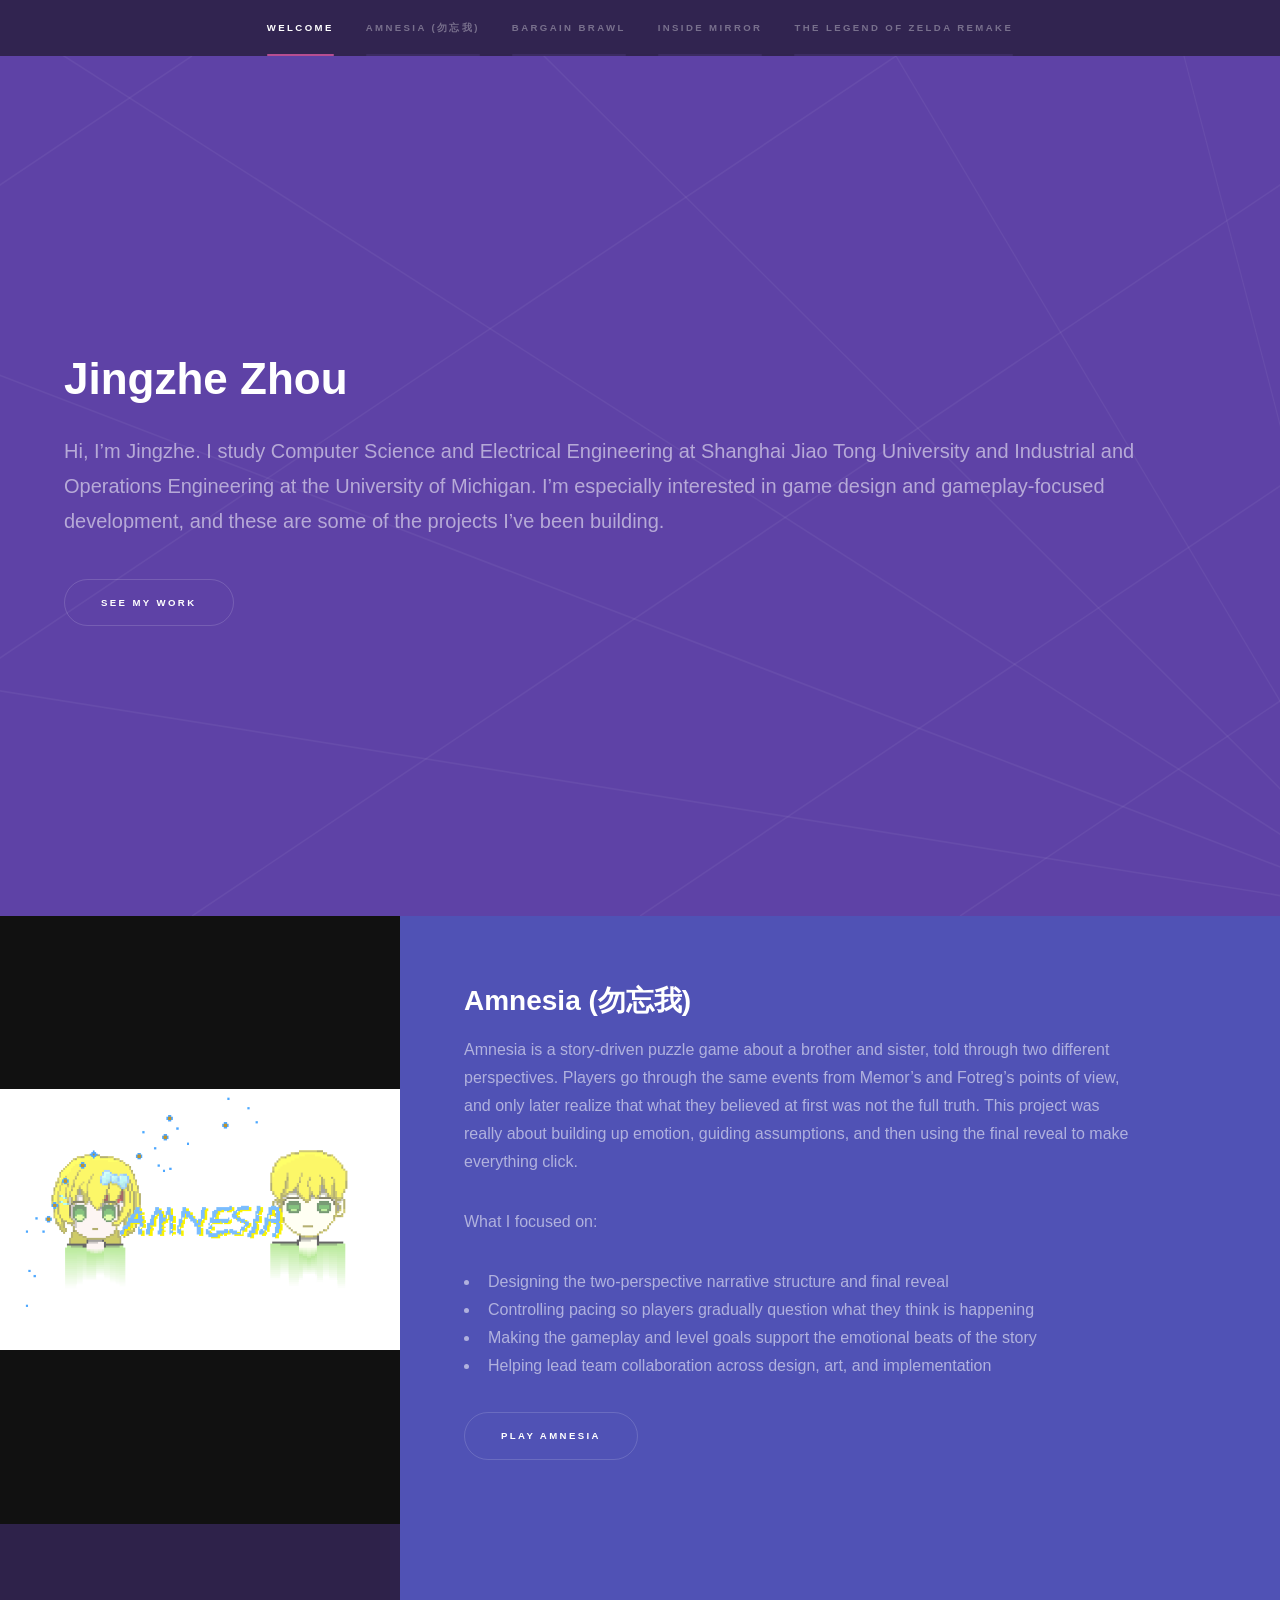
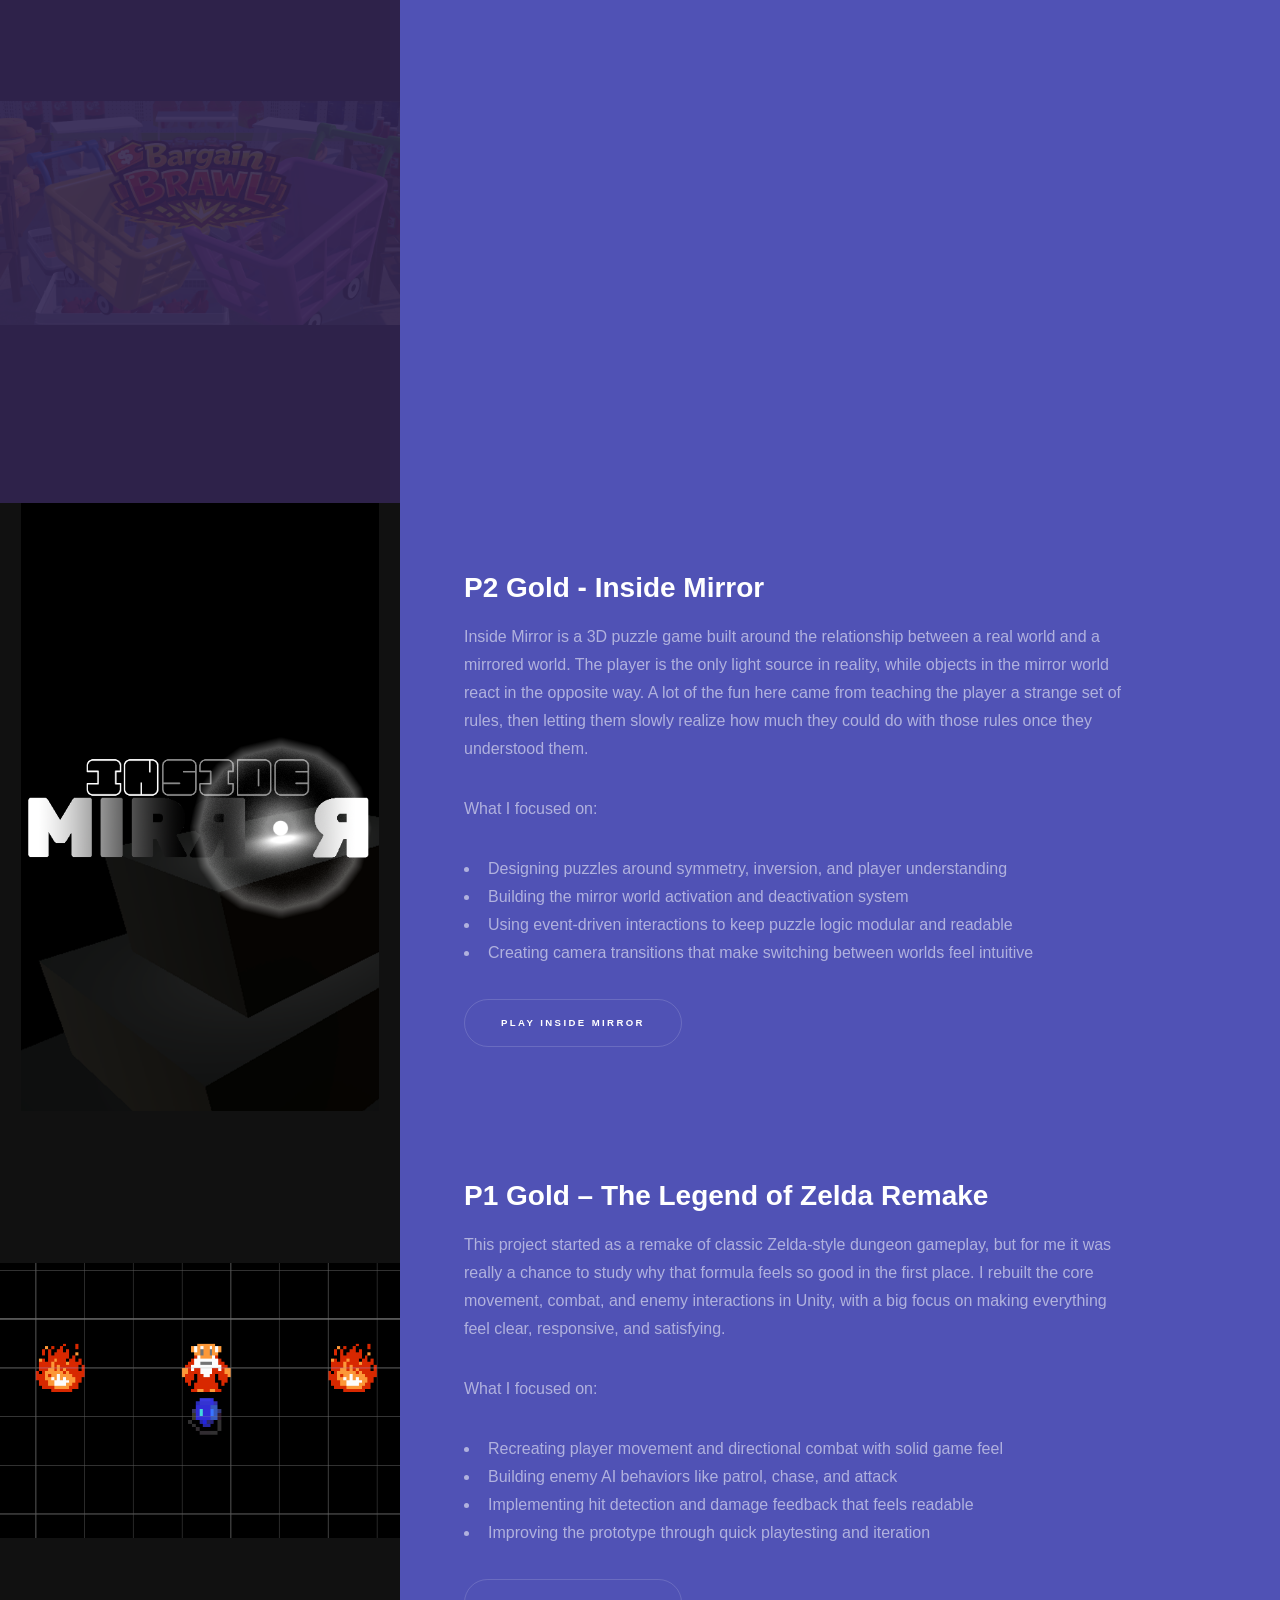
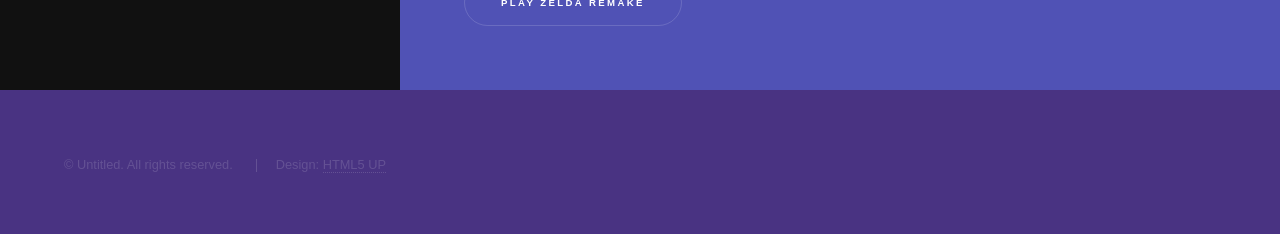
<file: index_old.html>
<!DOCTYPE HTML>
<!--
	Hyperspace by HTML5 UP
	html5up.net | @ajlkn
	Free for personal and commercial use under the CCA 3.0 license (html5up.net/license)
-->
<html>
	<head>
		<title>My Portfolio</title>
		<meta charset="utf-8" />
		<meta name="viewport" content="width=device-width, initial-scale=1, user-scalable=no" />
		<link rel="stylesheet" href="assets/css/main.css" />
		<noscript><link rel="stylesheet" href="assets/css/noscript.css" /></noscript>
	</head>
	<body class="is-preload">

		<!-- Sidebar -->
			<section id="sidebar">
				<div class="inner">
					<nav>
						<ul>
							<li><a href="#intro">Welcome</a></li>
							<li><a href="#Amnesia">Amnesia (勿忘我)</a></li>
							<li><a href="#BargainBrawl">Bargain Brawl</a></li>
							<li><a href="#EECS494p2">Inside Mirror</a></li>
							<li><a href="#EECS494p1">The Legend of Zelda Remake</a></li>
						</ul>
					</nav>
				</div>
			</section>

		<!-- Wrapper -->
			<div id="wrapper">

				<!-- Intro -->
					<section id="intro" class="wrapper style1 fullscreen fade-up">
						<div class="inner">
							<h1>Jingzhe Zhou</h1>
							<p>
								Hi, I’m Jingzhe. I study Computer Science and Electrical Engineering at Shanghai Jiao Tong University
								and Industrial and Operations Engineering at the University of Michigan. I’m especially interested in
								game design and gameplay-focused development, and these are some of the projects I’ve been building.
							</p>
							<ul class="actions">
								<li><a href="#Amnesia" class="button scrolly">See My Work</a></li>
							</ul>
						</div>
					</section>

				<!-- Amnesia -->
					<section id="Amnesia" class="wrapper style2 spotlights">
						<section>
							<span href="#" class="image">
								<img src="images/amnesia_screenshot.jpg" alt="Amnesia Screenshot" data-position="center center" />
							</span>
							<div class="content">
								<div class="inner">
									<h2>Amnesia (勿忘我)</h2>
									<p>
										Amnesia is a story-driven puzzle game about a brother and sister, told through two different perspectives.
										Players go through the same events from Memor’s and Fotreg’s points of view, and only later realize that
										what they believed at first was not the full truth. This project was really about building up emotion,
										guiding assumptions, and then using the final reveal to make everything click.
									</p>

									<p>What I focused on:</p>
									<ul>
										<li>Designing the two-perspective narrative structure and final reveal</li>
										<li>Controlling pacing so players gradually question what they think is happening</li>
										<li>Making the gameplay and level goals support the emotional beats of the story</li>
										<li>Helping lead team collaboration across design, art, and implementation</li>
									</ul>

									<ul class="actions">
										<li>
											<a href="https://focs.ji.sjtu.edu.cn/silverfocs/demo/2024/p2team10/" class="button">
												Play Amnesia
											</a>
										</li>
									</ul>
								</div>
							</div>
						</section>
					</section>

				<!-- Bargain Brawl -->
					<section id="BargainBrawl" class="wrapper style2 spotlights">
						<section>
							<span href="#" class="image">
								<img src="images/p3_screenshot.png" alt="Bargain Brawl Screenshot" data-position="center center" />
							</span>
							<div class="content">
								<div class="inner">
									<h2>P3 Gold - Bargain Brawl</h2>
									<p>
										Bargain Brawl is a chaotic two-player party game set in a supermarket. The goal sounds simple:
										finish your shopping first. The problem is that the other player is also free to ram into you,
										steal space, throw things around, and make your life miserable. I wanted this game to feel silly,
										competitive, and just a little bit mean in the best way.
									</p>

									<p>What I focused on:</p>
									<ul>
										<li>Designing the core loop of shopping, racing, and messing with the other player</li>
										<li>Building item interactions like pickup, checkout, and offensive or defensive item use</li>
										<li>Creating split-screen presentation, tutorial flow, and end-of-match results</li>
										<li>Iterating on controls, map readability, and game rules through playtesting</li>
									</ul>

									<ul class="actions">
										<li><a href="https://alistayyds.itch.io/bargain-brawl" class="button">Play Bargain Brawl</a></li>
									</ul>
								</div>
							</div>
						</section>
					</section>

				<!-- Inside Mirror -->
					<section id="EECS494p2" class="wrapper style2 spotlights">
						<section>
							<span href="#" class="image">
								<img src="images/p2_screenshot.jpg" alt="P2 Gold Screenshot" data-position="center center" />
							</span>
							<div class="content">
								<div class="inner">
									<h2>P2 Gold - Inside Mirror</h2>
									<p>
										Inside Mirror is a 3D puzzle game built around the relationship between a real world and a mirrored world.
										The player is the only light source in reality, while objects in the mirror world react in the opposite way.
										A lot of the fun here came from teaching the player a strange set of rules, then letting them slowly realize
										how much they could do with those rules once they understood them.
									</p>

									<p>What I focused on:</p>
									<ul>
										<li>Designing puzzles around symmetry, inversion, and player understanding</li>
										<li>Building the mirror world activation and deactivation system</li>
										<li>Using event-driven interactions to keep puzzle logic modular and readable</li>
										<li>Creating camera transitions that make switching between worlds feel intuitive</li>
									</ul>

									<ul class="actions">
										<li><a href="https://zzjjzz716.itch.io/inside-mirror" class="button">Play Inside Mirror</a></li>
									</ul>
								</div>
							</div>
						</section>
					</section>

				<!-- The Legend of Zelda Remake -->
					<section id="EECS494p1" class="wrapper style2 spotlights">
						<section>
							<span href="#" class="image">
								<img src="images/p1_screenshot.png" alt="P1 Gold Screenshot" data-position="center center" />
							</span>
							<div class="content">
								<div class="inner">
									<h2>P1 Gold – The Legend of Zelda Remake</h2>
									<p>
										This project started as a remake of classic Zelda-style dungeon gameplay, but for me it was really a chance
										to study why that formula feels so good in the first place. I rebuilt the core movement, combat,
										and enemy interactions in Unity, with a big focus on making everything feel clear, responsive, and satisfying.
									</p>

									<p>What I focused on:</p>
									<ul>
										<li>Recreating player movement and directional combat with solid game feel</li>
										<li>Building enemy AI behaviors like patrol, chase, and attack</li>
										<li>Implementing hit detection and damage feedback that feels readable</li>
										<li>Improving the prototype through quick playtesting and iteration</li>
									</ul>

									<ul class="actions">
										<li><a href="https://zzjjzz716.itch.io/legend-of-zelda-replication-with-innovation" class="button">Play Zelda Remake</a></li>
									</ul>
								</div>
							</div>
						</section>
					</section>

			</div>

		<!-- Footer -->
			<footer id="footer" class="wrapper style1-alt">
				<div class="inner">
					<ul class="menu">
						<li>&copy; Untitled. All rights reserved.</li>
						<li>Design: <a href="http://html5up.net">HTML5 UP</a></li>
					</ul>
				</div>
			</footer>

		<!-- Scripts -->
			<script src="assets/js/jquery.min.js"></script>
			<script src="assets/js/jquery.scrollex.min.js"></script>
			<script src="assets/js/jquery.scrolly.min.js"></script>
			<script src="assets/js/browser.min.js"></script>
			<script src="assets/js/breakpoints.min.js"></script>
			<script src="assets/js/util.js"></script>
			<script src="assets/js/main.js"></script>

	</body>
</html>
</file>
<file: assets/css/noscript.css>
/*
	Hyperspace by HTML5 UP
	html5up.net | @ajlkn
	Free for personal and commercial use under the CCA 3.0 license (html5up.net/license)
*/

/* Spotlights */

	.spotlights > section > .image:before {
		opacity: 0 !important;
	}

	.spotlights > section > .content > .inner {
		-moz-transform: none !important;
		-webkit-transform: none !important;
		-ms-transform: none !important;
		transform: none !important;
		opacity: 1 !important;
	}

/* Wrapper */

	.wrapper > .inner {
		opacity: 1 !important;
		-moz-transform: none !important;
		-webkit-transform: none !important;
		-ms-transform: none !important;
		transform: none !important;
	}

/* Sidebar */

	#sidebar > .inner {
		opacity: 1 !important;
	}

	#sidebar nav > ul > li {
		-moz-transform: none !important;
		-webkit-transform: none !important;
		-ms-transform: none !important;
		transform: none !important;
		opacity: 1 !important;
	}
</file>
<file: assets/css/main.css>
@import url(fontawesome-all.min.css);

/*
	Hyperspace by HTML5 UP
	html5up.net | @ajlkn
	Free for personal and commercial use under the CCA 3.0 license (html5up.net/license)
*/

html, body, div, span, applet, object,
iframe, h1, h2, h3, h4, h5, h6, p, blockquote,
pre, a, abbr, acronym, address, big, cite,
code, del, dfn, em, img, ins, kbd, q, s, samp,
small, strike, strong, sub, sup, tt, var, b,
u, i, center, dl, dt, dd, ol, ul, li, fieldset,
form, label, legend, table, caption, tbody,
tfoot, thead, tr, th, td, article, aside,
canvas, details, embed, figure, figcaption,
footer, header, hgroup, menu, nav, output, ruby,
section, summary, time, mark, audio, video {
	margin: 0;
	padding: 0;
	border: 0;
	font-size: 100%;
	font: inherit;
	vertical-align: baseline;}

article, aside, details, figcaption, figure,
footer, header, hgroup, menu, nav, section {
	display: block;}

body {
	line-height: 1;
}

ol, ul {
	list-style: none;
}

blockquote, q {
	quotes: none;
}

	blockquote:before, blockquote:after, q:before, q:after {
		content: '';
		content: none;
	}

table {
	border-collapse: collapse;
	border-spacing: 0;
}

body {
	-webkit-text-size-adjust: none;
}

mark {
	background-color: transparent;
	color: inherit;
}

input::-moz-focus-inner {
	border: 0;
	padding: 0;
}

input, select, textarea {
	-moz-appearance: none;
	-webkit-appearance: none;
	-ms-appearance: none;
	appearance: none;
}

/* Basic */

	@-ms-viewport {
		width: device-width;
	}

	body {
		-ms-overflow-style: scrollbar;
	}

	@media screen and (max-width: 480px) {

		html, body {
			min-width: 320px;
		}

	}

	html {
		box-sizing: border-box;
	}

	*, *:before, *:after {
		box-sizing: inherit;
	}

	body {
		background: #312450;
	}

		body.is-preload *, body.is-preload *:before, body.is-preload *:after {
			-moz-animation: none !important;
			-webkit-animation: none !important;
			-ms-animation: none !important;
			animation: none !important;
			-moz-transition: none !important;
			-webkit-transition: none !important;
			-ms-transition: none !important;
			transition: none !important;
		}

/* Type */

	body, input, select, textarea {
		color: rgba(255, 255, 255, 0.55);
		font-family: Arial, Helvetica, sans-serif;
		font-size: 16.5pt;
		font-weight: normal;
		line-height: 1.75;
	}

		@media screen and (max-width: 1680px) {

			body, input, select, textarea {
				font-size: 13pt;
			}

		}

		@media screen and (max-width: 1280px) {

			body, input, select, textarea {
				font-size: 12pt;
			}

		}

		@media screen and (max-width: 360px) {

			body, input, select, textarea {
				font-size: 11pt;
			}

		}

	a {
		-moz-transition: color 0.2s ease, border-bottom-color 0.2s ease;
		-webkit-transition: color 0.2s ease, border-bottom-color 0.2s ease;
		-ms-transition: color 0.2s ease, border-bottom-color 0.2s ease;
		transition: color 0.2s ease, border-bottom-color 0.2s ease;
		border-bottom: dotted 1px rgba(255, 255, 255, 0.35);
		color: inherit;
		text-decoration: none;
	}

		a:hover {
			border-bottom-color: transparent;
			color: #ffffff;
		}

	strong, b {
		color: #ffffff;
		font-weight: bold;
	}

	em, i {
		font-style: italic;
	}

	p {
		margin: 0 0 2em 0;
	}

	h1, h2, h3, h4, h5, h6 {
		color: #ffffff;
		font-weight: bold;
		line-height: 1.5;
		margin: 0 0 0.5em 0;
	}

		h1 a, h2 a, h3 a, h4 a, h5 a, h6 a {
			color: inherit;
			text-decoration: none;
		}

	h1 {
		font-size: 2.75em;
	}

		h1.major {
			margin: 0 0 1.3em 0;
			position: relative;
			padding-bottom: 0.35em;
		}

			h1.major:after {
				background-image: -moz-linear-gradient(to right, #5e42a6, #b74e91);
				background-image: -webkit-linear-gradient(to right, #5e42a6, #b74e91);
				background-image: -ms-linear-gradient(to right, #5e42a6, #b74e91);
				background-image: linear-gradient(to right, #5e42a6, #b74e91);
				-moz-transition: max-width 0.2s ease;
				-webkit-transition: max-width 0.2s ease;
				-ms-transition: max-width 0.2s ease;
				transition: max-width 0.2s ease;
				border-radius: 0.2em;
				bottom: 0;
				content: '';
				height: 0.05em;
				position: absolute;
				right: 0;
				width: 100%;
			}

	h2 {
		font-size: 1.75em;
	}

	h3 {
		font-size: 1.1em;
	}

	h4 {
		font-size: 1em;
	}

	h5 {
		font-size: 0.8em;
	}

	h6 {
		font-size: 0.6em;
	}

	@media screen and (max-width: 736px) {

		h1 {
			font-size: 2em;
		}

		h2 {
			font-size: 1.25em;
		}

		h3 {
			font-size: 1em;
		}

		h4 {
			font-size: 0.8em;
		}

		h5 {
			font-size: 0.6em;
		}

		h6 {
			font-size: 0.6em;
		}

	}

	sub {
		font-size: 0.8em;
		position: relative;
		top: 0.5em;
	}

	sup {
		font-size: 0.8em;
		position: relative;
		top: -0.5em;
	}

	blockquote {
		border-left: solid 4px rgba(255, 255, 255, 0.15);
		font-style: italic;
		margin: 0 0 2em 0;
		padding: 0.5em 0 0.5em 2em;
	}

	code {
		background: rgba(255, 255, 255, 0.05);
		border-radius: 0.25em;
		border: solid 1px rgba(255, 255, 255, 0.15);
		font-family: "Courier New", monospace;
		font-size: 0.9em;
		margin: 0 0.25em;
		padding: 0.25em 0.65em;
	}

	pre {
		-webkit-overflow-scrolling: touch;
		font-family: "Courier New", monospace;
		font-size: 0.9em;
		margin: 0 0 2em 0;
	}

		pre code {
			display: block;
			line-height: 1.75em;
			padding: 1em 1.5em;
			overflow-x: auto;
		}

	hr {
		border: 0;
		border-bottom: solid 1px rgba(255, 255, 255, 0.15);
		margin: 2em 0;
	}

		hr.major {
			margin: 3em 0;
		}

	.align-left {
		text-align: left;
	}

	.align-center {
		text-align: center;
	}

	.align-right {
		text-align: right;
	}

/* Row */

	.row {
		display: flex;
		flex-wrap: wrap;
		box-sizing: border-box;
		align-items: stretch;
	}

		.row > * {
			box-sizing: border-box;
		}

		.row.gtr-uniform > * > :last-child {
			margin-bottom: 0;
		}

		.row.aln-left {
			justify-content: flex-start;
		}

		.row.aln-center {
			justify-content: center;
		}

		.row.aln-right {
			justify-content: flex-end;
		}

		.row.aln-top {
			align-items: flex-start;
		}

		.row.aln-middle {
			align-items: center;
		}

		.row.aln-bottom {
			align-items: flex-end;
		}

		.row > .imp {
			order: -1;
		}

		.row > .col-1 {
			width: 8.33333%;
		}

		.row > .off-1 {
			margin-left: 8.33333%;
		}

		.row > .col-2 {
			width: 16.66667%;
		}

		.row > .off-2 {
			margin-left: 16.66667%;
		}

		.row > .col-3 {
			width: 25%;
		}

		.row > .off-3 {
			margin-left: 25%;
		}

		.row > .col-4 {
			width: 33.33333%;
		}

		.row > .off-4 {
			margin-left: 33.33333%;
		}

		.row > .col-5 {
			width: 41.66667%;
		}

		.row > .off-5 {
			margin-left: 41.66667%;
		}

		.row > .col-6 {
			width: 50%;
		}

		.row > .off-6 {
			margin-left: 50%;
		}

		.row > .col-7 {
			width: 58.33333%;
		}

		.row > .off-7 {
			margin-left: 58.33333%;
		}

		.row > .col-8 {
			width: 66.66667%;
		}

		.row > .off-8 {
			margin-left: 66.66667%;
		}

		.row > .col-9 {
			width: 75%;
		}

		.row > .off-9 {
			margin-left: 75%;
		}

		.row > .col-10 {
			width: 83.33333%;
		}

		.row > .off-10 {
			margin-left: 83.33333%;
		}

		.row > .col-11 {
			width: 91.66667%;
		}

		.row > .off-11 {
			margin-left: 91.66667%;
		}

		.row > .col-12 {
			width: 100%;
		}

		.row > .off-12 {
			margin-left: 100%;
		}

		.row.gtr-0 {
			margin-top: 0;
			margin-left: 0em;
		}

			.row.gtr-0 > * {
				padding: 0 0 0 0em;
			}

			.row.gtr-0.gtr-uniform {
				margin-top: 0em;
			}

				.row.gtr-0.gtr-uniform > * {
					padding-top: 0em;
				}

		.row.gtr-25 {
			margin-top: 0;
			margin-left: -0.375em;
		}

			.row.gtr-25 > * {
				padding: 0 0 0 0.375em;
			}

			.row.gtr-25.gtr-uniform {
				margin-top: -0.375em;
			}

				.row.gtr-25.gtr-uniform > * {
					padding-top: 0.375em;
				}

		.row.gtr-50 {
			margin-top: 0;
			margin-left: -0.75em;
		}

			.row.gtr-50 > * {
				padding: 0 0 0 0.75em;
			}

			.row.gtr-50.gtr-uniform {
				margin-top: -0.75em;
			}

				.row.gtr-50.gtr-uniform > * {
					padding-top: 0.75em;
				}

		.row {
			margin-top: 0;
			margin-left: -1.5em;
		}

			.row > * {
				padding: 0 0 0 1.5em;
			}

			.row.gtr-uniform {
				margin-top: -1.5em;
			}

				.row.gtr-uniform > * {
					padding-top: 1.5em;
				}

		.row.gtr-150 {
			margin-top: 0;
			margin-left: -2.25em;
		}

			.row.gtr-150 > * {
				padding: 0 0 0 2.25em;
			}

			.row.gtr-150.gtr-uniform {
				margin-top: -2.25em;
			}

				.row.gtr-150.gtr-uniform > * {
					padding-top: 2.25em;
				}

		.row.gtr-200 {
			margin-top: 0;
			margin-left: -3em;
		}

			.row.gtr-200 > * {
				padding: 0 0 0 3em;
			}

			.row.gtr-200.gtr-uniform {
				margin-top: -3em;
			}

				.row.gtr-200.gtr-uniform > * {
					padding-top: 3em;
				}

		@media screen and (max-width: 1680px) {

			.row {
				display: flex;
				flex-wrap: wrap;
				box-sizing: border-box;
				align-items: stretch;
			}

				.row > * {
					box-sizing: border-box;
				}

				.row.gtr-uniform > * > :last-child {
					margin-bottom: 0;
				}

				.row.aln-left {
					justify-content: flex-start;
				}

				.row.aln-center {
					justify-content: center;
				}

				.row.aln-right {
					justify-content: flex-end;
				}

				.row.aln-top {
					align-items: flex-start;
				}

				.row.aln-middle {
					align-items: center;
				}

				.row.aln-bottom {
					align-items: flex-end;
				}

				.row > .imp-xlarge {
					order: -1;
				}

				.row > .col-1-xlarge {
					width: 8.33333%;
				}

				.row > .off-1-xlarge {
					margin-left: 8.33333%;
				}

				.row > .col-2-xlarge {
					width: 16.66667%;
				}

				.row > .off-2-xlarge {
					margin-left: 16.66667%;
				}

				.row > .col-3-xlarge {
					width: 25%;
				}

				.row > .off-3-xlarge {
					margin-left: 25%;
				}

				.row > .col-4-xlarge {
					width: 33.33333%;
				}

				.row > .off-4-xlarge {
					margin-left: 33.33333%;
				}

				.row > .col-5-xlarge {
					width: 41.66667%;
				}

				.row > .off-5-xlarge {
					margin-left: 41.66667%;
				}

				.row > .col-6-xlarge {
					width: 50%;
				}

				.row > .off-6-xlarge {
					margin-left: 50%;
				}

				.row > .col-7-xlarge {
					width: 58.33333%;
				}

				.row > .off-7-xlarge {
					margin-left: 58.33333%;
				}

				.row > .col-8-xlarge {
					width: 66.66667%;
				}

				.row > .off-8-xlarge {
					margin-left: 66.66667%;
				}

				.row > .col-9-xlarge {
					width: 75%;
				}

				.row > .off-9-xlarge {
					margin-left: 75%;
				}

				.row > .col-10-xlarge {
					width: 83.33333%;
				}

				.row > .off-10-xlarge {
					margin-left: 83.33333%;
				}

				.row > .col-11-xlarge {
					width: 91.66667%;
				}

				.row > .off-11-xlarge {
					margin-left: 91.66667%;
				}

				.row > .col-12-xlarge {
					width: 100%;
				}

				.row > .off-12-xlarge {
					margin-left: 100%;
				}

				.row.gtr-0 {
					margin-top: 0;
					margin-left: 0em;
				}

					.row.gtr-0 > * {
						padding: 0 0 0 0em;
					}

					.row.gtr-0.gtr-uniform {
						margin-top: 0em;
					}

						.row.gtr-0.gtr-uniform > * {
							padding-top: 0em;
						}

				.row.gtr-25 {
					margin-top: 0;
					margin-left: -0.375em;
				}

					.row.gtr-25 > * {
						padding: 0 0 0 0.375em;
					}

					.row.gtr-25.gtr-uniform {
						margin-top: -0.375em;
					}

						.row.gtr-25.gtr-uniform > * {
							padding-top: 0.375em;
						}

				.row.gtr-50 {
					margin-top: 0;
					margin-left: -0.75em;
				}

					.row.gtr-50 > * {
						padding: 0 0 0 0.75em;
					}

					.row.gtr-50.gtr-uniform {
						margin-top: -0.75em;
					}

						.row.gtr-50.gtr-uniform > * {
							padding-top: 0.75em;
						}

				.row {
					margin-top: 0;
					margin-left: -1.5em;
				}

					.row > * {
						padding: 0 0 0 1.5em;
					}

					.row.gtr-uniform {
						margin-top: -1.5em;
					}

						.row.gtr-uniform > * {
							padding-top: 1.5em;
						}

				.row.gtr-150 {
					margin-top: 0;
					margin-left: -2.25em;
				}

					.row.gtr-150 > * {
						padding: 0 0 0 2.25em;
					}

					.row.gtr-150.gtr-uniform {
						margin-top: -2.25em;
					}

						.row.gtr-150.gtr-uniform > * {
							padding-top: 2.25em;
						}

				.row.gtr-200 {
					margin-top: 0;
					margin-left: -3em;
				}

					.row.gtr-200 > * {
						padding: 0 0 0 3em;
					}

					.row.gtr-200.gtr-uniform {
						margin-top: -3em;
					}

						.row.gtr-200.gtr-uniform > * {
							padding-top: 3em;
						}

		}

		@media screen and (max-width: 1280px) {

			.row {
				display: flex;
				flex-wrap: wrap;
				box-sizing: border-box;
				align-items: stretch;
			}

				.row > * {
					box-sizing: border-box;
				}

				.row.gtr-uniform > * > :last-child {
					margin-bottom: 0;
				}

				.row.aln-left {
					justify-content: flex-start;
				}

				.row.aln-center {
					justify-content: center;
				}

				.row.aln-right {
					justify-content: flex-end;
				}

				.row.aln-top {
					align-items: flex-start;
				}

				.row.aln-middle {
					align-items: center;
				}

				.row.aln-bottom {
					align-items: flex-end;
				}

				.row > .imp-large {
					order: -1;
				}

				.row > .col-1-large {
					width: 8.33333%;
				}

				.row > .off-1-large {
					margin-left: 8.33333%;
				}

				.row > .col-2-large {
					width: 16.66667%;
				}

				.row > .off-2-large {
					margin-left: 16.66667%;
				}

				.row > .col-3-large {
					width: 25%;
				}

				.row > .off-3-large {
					margin-left: 25%;
				}

				.row > .col-4-large {
					width: 33.33333%;
				}

				.row > .off-4-large {
					margin-left: 33.33333%;
				}

				.row > .col-5-large {
					width: 41.66667%;
				}

				.row > .off-5-large {
					margin-left: 41.66667%;
				}

				.row > .col-6-large {
					width: 50%;
				}

				.row > .off-6-large {
					margin-left: 50%;
				}

				.row > .col-7-large {
					width: 58.33333%;
				}

				.row > .off-7-large {
					margin-left: 58.33333%;
				}

				.row > .col-8-large {
					width: 66.66667%;
				}

				.row > .off-8-large {
					margin-left: 66.66667%;
				}

				.row > .col-9-large {
					width: 75%;
				}

				.row > .off-9-large {
					margin-left: 75%;
				}

				.row > .col-10-large {
					width: 83.33333%;
				}

				.row > .off-10-large {
					margin-left: 83.33333%;
				}

				.row > .col-11-large {
					width: 91.66667%;
				}

				.row > .off-11-large {
					margin-left: 91.66667%;
				}

				.row > .col-12-large {
					width: 100%;
				}

				.row > .off-12-large {
					margin-left: 100%;
				}

				.row.gtr-0 {
					margin-top: 0;
					margin-left: 0em;
				}

					.row.gtr-0 > * {
						padding: 0 0 0 0em;
					}

					.row.gtr-0.gtr-uniform {
						margin-top: 0em;
					}

						.row.gtr-0.gtr-uniform > * {
							padding-top: 0em;
						}

				.row.gtr-25 {
					margin-top: 0;
					margin-left: -0.375em;
				}

					.row.gtr-25 > * {
						padding: 0 0 0 0.375em;
					}

					.row.gtr-25.gtr-uniform {
						margin-top: -0.375em;
					}

						.row.gtr-25.gtr-uniform > * {
							padding-top: 0.375em;
						}

				.row.gtr-50 {
					margin-top: 0;
					margin-left: -0.75em;
				}

					.row.gtr-50 > * {
						padding: 0 0 0 0.75em;
					}

					.row.gtr-50.gtr-uniform {
						margin-top: -0.75em;
					}

						.row.gtr-50.gtr-uniform > * {
							padding-top: 0.75em;
						}

				.row {
					margin-top: 0;
					margin-left: -1.5em;
				}

					.row > * {
						padding: 0 0 0 1.5em;
					}

					.row.gtr-uniform {
						margin-top: -1.5em;
					}

						.row.gtr-uniform > * {
							padding-top: 1.5em;
						}

				.row.gtr-150 {
					margin-top: 0;
					margin-left: -2.25em;
				}

					.row.gtr-150 > * {
						padding: 0 0 0 2.25em;
					}

					.row.gtr-150.gtr-uniform {
						margin-top: -2.25em;
					}

						.row.gtr-150.gtr-uniform > * {
							padding-top: 2.25em;
						}

				.row.gtr-200 {
					margin-top: 0;
					margin-left: -3em;
				}

					.row.gtr-200 > * {
						padding: 0 0 0 3em;
					}

					.row.gtr-200.gtr-uniform {
						margin-top: -3em;
					}

						.row.gtr-200.gtr-uniform > * {
							padding-top: 3em;
						}

		}

		@media screen and (max-width: 980px) {

			.row {
				display: flex;
				flex-wrap: wrap;
				box-sizing: border-box;
				align-items: stretch;
			}

				.row > * {
					box-sizing: border-box;
				}

				.row.gtr-uniform > * > :last-child {
					margin-bottom: 0;
				}

				.row.aln-left {
					justify-content: flex-start;
				}

				.row.aln-center {
					justify-content: center;
				}

				.row.aln-right {
					justify-content: flex-end;
				}

				.row.aln-top {
					align-items: flex-start;
				}

				.row.aln-middle {
					align-items: center;
				}

				.row.aln-bottom {
					align-items: flex-end;
				}

				.row > .imp-medium {
					order: -1;
				}

				.row > .col-1-medium {
					width: 8.33333%;
				}

				.row > .off-1-medium {
					margin-left: 8.33333%;
				}

				.row > .col-2-medium {
					width: 16.66667%;
				}

				.row > .off-2-medium {
					margin-left: 16.66667%;
				}

				.row > .col-3-medium {
					width: 25%;
				}

				.row > .off-3-medium {
					margin-left: 25%;
				}

				.row > .col-4-medium {
					width: 33.33333%;
				}

				.row > .off-4-medium {
					margin-left: 33.33333%;
				}

				.row > .col-5-medium {
					width: 41.66667%;
				}

				.row > .off-5-medium {
					margin-left: 41.66667%;
				}

				.row > .col-6-medium {
					width: 50%;
				}

				.row > .off-6-medium {
					margin-left: 50%;
				}

				.row > .col-7-medium {
					width: 58.33333%;
				}

				.row > .off-7-medium {
					margin-left: 58.33333%;
				}

				.row > .col-8-medium {
					width: 66.66667%;
				}

				.row > .off-8-medium {
					margin-left: 66.66667%;
				}

				.row > .col-9-medium {
					width: 75%;
				}

				.row > .off-9-medium {
					margin-left: 75%;
				}

				.row > .col-10-medium {
					width: 83.33333%;
				}

				.row > .off-10-medium {
					margin-left: 83.33333%;
				}

				.row > .col-11-medium {
					width: 91.66667%;
				}

				.row > .off-11-medium {
					margin-left: 91.66667%;
				}

				.row > .col-12-medium {
					width: 100%;
				}

				.row > .off-12-medium {
					margin-left: 100%;
				}

				.row.gtr-0 {
					margin-top: 0;
					margin-left: 0em;
				}

					.row.gtr-0 > * {
						padding: 0 0 0 0em;
					}

					.row.gtr-0.gtr-uniform {
						margin-top: 0em;
					}

						.row.gtr-0.gtr-uniform > * {
							padding-top: 0em;
						}

				.row.gtr-25 {
					margin-top: 0;
					margin-left: -0.375em;
				}

					.row.gtr-25 > * {
						padding: 0 0 0 0.375em;
					}

					.row.gtr-25.gtr-uniform {
						margin-top: -0.375em;
					}

						.row.gtr-25.gtr-uniform > * {
							padding-top: 0.375em;
						}

				.row.gtr-50 {
					margin-top: 0;
					margin-left: -0.75em;
				}

					.row.gtr-50 > * {
						padding: 0 0 0 0.75em;
					}

					.row.gtr-50.gtr-uniform {
						margin-top: -0.75em;
					}

						.row.gtr-50.gtr-uniform > * {
							padding-top: 0.75em;
						}

				.row {
					margin-top: 0;
					margin-left: -1.5em;
				}

					.row > * {
						padding: 0 0 0 1.5em;
					}

					.row.gtr-uniform {
						margin-top: -1.5em;
					}

						.row.gtr-uniform > * {
							padding-top: 1.5em;
						}

				.row.gtr-150 {
					margin-top: 0;
					margin-left: -2.25em;
				}

					.row.gtr-150 > * {
						padding: 0 0 0 2.25em;
					}

					.row.gtr-150.gtr-uniform {
						margin-top: -2.25em;
					}

						.row.gtr-150.gtr-uniform > * {
							padding-top: 2.25em;
						}

				.row.gtr-200 {
					margin-top: 0;
					margin-left: -3em;
				}

					.row.gtr-200 > * {
						padding: 0 0 0 3em;
					}

					.row.gtr-200.gtr-uniform {
						margin-top: -3em;
					}

						.row.gtr-200.gtr-uniform > * {
							padding-top: 3em;
						}

		}

		@media screen and (max-width: 736px) {

			.row {
				display: flex;
				flex-wrap: wrap;
				box-sizing: border-box;
				align-items: stretch;
			}

				.row > * {
					box-sizing: border-box;
				}

				.row.gtr-uniform > * > :last-child {
					margin-bottom: 0;
				}

				.row.aln-left {
					justify-content: flex-start;
				}

				.row.aln-center {
					justify-content: center;
				}

				.row.aln-right {
					justify-content: flex-end;
				}

				.row.aln-top {
					align-items: flex-start;
				}

				.row.aln-middle {
					align-items: center;
				}

				.row.aln-bottom {
					align-items: flex-end;
				}

				.row > .imp-small {
					order: -1;
				}

				.row > .col-1-small {
					width: 8.33333%;
				}

				.row > .off-1-small {
					margin-left: 8.33333%;
				}

				.row > .col-2-small {
					width: 16.66667%;
				}

				.row > .off-2-small {
					margin-left: 16.66667%;
				}

				.row > .col-3-small {
					width: 25%;
				}

				.row > .off-3-small {
					margin-left: 25%;
				}

				.row > .col-4-small {
					width: 33.33333%;
				}

				.row > .off-4-small {
					margin-left: 33.33333%;
				}

				.row > .col-5-small {
					width: 41.66667%;
				}

				.row > .off-5-small {
					margin-left: 41.66667%;
				}

				.row > .col-6-small {
					width: 50%;
				}

				.row > .off-6-small {
					margin-left: 50%;
				}

				.row > .col-7-small {
					width: 58.33333%;
				}

				.row > .off-7-small {
					margin-left: 58.33333%;
				}

				.row > .col-8-small {
					width: 66.66667%;
				}

				.row > .off-8-small {
					margin-left: 66.66667%;
				}

				.row > .col-9-small {
					width: 75%;
				}

				.row > .off-9-small {
					margin-left: 75%;
				}

				.row > .col-10-small {
					width: 83.33333%;
				}

				.row > .off-10-small {
					margin-left: 83.33333%;
				}

				.row > .col-11-small {
					width: 91.66667%;
				}

				.row > .off-11-small {
					margin-left: 91.66667%;
				}

				.row > .col-12-small {
					width: 100%;
				}

				.row > .off-12-small {
					margin-left: 100%;
				}

				.row.gtr-0 {
					margin-top: 0;
					margin-left: 0em;
				}

					.row.gtr-0 > * {
						padding: 0 0 0 0em;
					}

					.row.gtr-0.gtr-uniform {
						margin-top: 0em;
					}

						.row.gtr-0.gtr-uniform > * {
							padding-top: 0em;
						}

				.row.gtr-25 {
					margin-top: 0;
					margin-left: -0.375em;
				}

					.row.gtr-25 > * {
						padding: 0 0 0 0.375em;
					}

					.row.gtr-25.gtr-uniform {
						margin-top: -0.375em;
					}

						.row.gtr-25.gtr-uniform > * {
							padding-top: 0.375em;
						}

				.row.gtr-50 {
					margin-top: 0;
					margin-left: -0.75em;
				}

					.row.gtr-50 > * {
						padding: 0 0 0 0.75em;
					}

					.row.gtr-50.gtr-uniform {
						margin-top: -0.75em;
					}

						.row.gtr-50.gtr-uniform > * {
							padding-top: 0.75em;
						}

				.row {
					margin-top: 0;
					margin-left: -1.5em;
				}

					.row > * {
						padding: 0 0 0 1.5em;
					}

					.row.gtr-uniform {
						margin-top: -1.5em;
					}

						.row.gtr-uniform > * {
							padding-top: 1.5em;
						}

				.row.gtr-150 {
					margin-top: 0;
					margin-left: -2.25em;
				}

					.row.gtr-150 > * {
						padding: 0 0 0 2.25em;
					}

					.row.gtr-150.gtr-uniform {
						margin-top: -2.25em;
					}

						.row.gtr-150.gtr-uniform > * {
							padding-top: 2.25em;
						}

				.row.gtr-200 {
					margin-top: 0;
					margin-left: -3em;
				}

					.row.gtr-200 > * {
						padding: 0 0 0 3em;
					}

					.row.gtr-200.gtr-uniform {
						margin-top: -3em;
					}

						.row.gtr-200.gtr-uniform > * {
							padding-top: 3em;
						}

		}

		@media screen and (max-width: 480px) {

			.row {
				display: flex;
				flex-wrap: wrap;
				box-sizing: border-box;
				align-items: stretch;
			}

				.row > * {
					box-sizing: border-box;
				}

				.row.gtr-uniform > * > :last-child {
					margin-bottom: 0;
				}

				.row.aln-left {
					justify-content: flex-start;
				}

				.row.aln-center {
					justify-content: center;
				}

				.row.aln-right {
					justify-content: flex-end;
				}

				.row.aln-top {
					align-items: flex-start;
				}

				.row.aln-middle {
					align-items: center;
				}

				.row.aln-bottom {
					align-items: flex-end;
				}

				.row > .imp-xsmall {
					order: -1;
				}

				.row > .col-1-xsmall {
					width: 8.33333%;
				}

				.row > .off-1-xsmall {
					margin-left: 8.33333%;
				}

				.row > .col-2-xsmall {
					width: 16.66667%;
				}

				.row > .off-2-xsmall {
					margin-left: 16.66667%;
				}

				.row > .col-3-xsmall {
					width: 25%;
				}

				.row > .off-3-xsmall {
					margin-left: 25%;
				}

				.row > .col-4-xsmall {
					width: 33.33333%;
				}

				.row > .off-4-xsmall {
					margin-left: 33.33333%;
				}

				.row > .col-5-xsmall {
					width: 41.66667%;
				}

				.row > .off-5-xsmall {
					margin-left: 41.66667%;
				}

				.row > .col-6-xsmall {
					width: 50%;
				}

				.row > .off-6-xsmall {
					margin-left: 50%;
				}

				.row > .col-7-xsmall {
					width: 58.33333%;
				}

				.row > .off-7-xsmall {
					margin-left: 58.33333%;
				}

				.row > .col-8-xsmall {
					width: 66.66667%;
				}

				.row > .off-8-xsmall {
					margin-left: 66.66667%;
				}

				.row > .col-9-xsmall {
					width: 75%;
				}

				.row > .off-9-xsmall {
					margin-left: 75%;
				}

				.row > .col-10-xsmall {
					width: 83.33333%;
				}

				.row > .off-10-xsmall {
					margin-left: 83.33333%;
				}

				.row > .col-11-xsmall {
					width: 91.66667%;
				}

				.row > .off-11-xsmall {
					margin-left: 91.66667%;
				}

				.row > .col-12-xsmall {
					width: 100%;
				}

				.row > .off-12-xsmall {
					margin-left: 100%;
				}

				.row.gtr-0 {
					margin-top: 0;
					margin-left: 0em;
				}

					.row.gtr-0 > * {
						padding: 0 0 0 0em;
					}

					.row.gtr-0.gtr-uniform {
						margin-top: 0em;
					}

						.row.gtr-0.gtr-uniform > * {
							padding-top: 0em;
						}

				.row.gtr-25 {
					margin-top: 0;
					margin-left: -0.375em;
				}

					.row.gtr-25 > * {
						padding: 0 0 0 0.375em;
					}

					.row.gtr-25.gtr-uniform {
						margin-top: -0.375em;
					}

						.row.gtr-25.gtr-uniform > * {
							padding-top: 0.375em;
						}

				.row.gtr-50 {
					margin-top: 0;
					margin-left: -0.75em;
				}

					.row.gtr-50 > * {
						padding: 0 0 0 0.75em;
					}

					.row.gtr-50.gtr-uniform {
						margin-top: -0.75em;
					}

						.row.gtr-50.gtr-uniform > * {
							padding-top: 0.75em;
						}

				.row {
					margin-top: 0;
					margin-left: -1.5em;
				}

					.row > * {
						padding: 0 0 0 1.5em;
					}

					.row.gtr-uniform {
						margin-top: -1.5em;
					}

						.row.gtr-uniform > * {
							padding-top: 1.5em;
						}

				.row.gtr-150 {
					margin-top: 0;
					margin-left: -2.25em;
				}

					.row.gtr-150 > * {
						padding: 0 0 0 2.25em;
					}

					.row.gtr-150.gtr-uniform {
						margin-top: -2.25em;
					}

						.row.gtr-150.gtr-uniform > * {
							padding-top: 2.25em;
						}

				.row.gtr-200 {
					margin-top: 0;
					margin-left: -3em;
				}

					.row.gtr-200 > * {
						padding: 0 0 0 3em;
					}

					.row.gtr-200.gtr-uniform {
						margin-top: -3em;
					}

						.row.gtr-200.gtr-uniform > * {
							padding-top: 3em;
						}

		}

/* Box */

	.box {
		border-radius: 0.25em;
		border: solid 1px rgba(255, 255, 255, 0.15);
		margin-bottom: 2em;
		padding: 1.5em;
	}

		.box > :last-child,
		.box > :last-child > :last-child,
		.box > :last-child > :last-child > :last-child {
			margin-bottom: 0;
		}

		.box.alt {
			border: 0;
			border-radius: 0;
			padding: 0;
		}

/* Button */

	input[type="submit"],
	input[type="reset"],
	input[type="button"],
	button,
	.button {
		-moz-appearance: none;
		-webkit-appearance: none;
		-ms-appearance: none;
		appearance: none;
		-moz-transition: border-color 0.2s ease;
		-webkit-transition: border-color 0.2s ease;
		-ms-transition: border-color 0.2s ease;
		transition: border-color 0.2s ease;
		background-color: transparent;
		border: solid 1px !important;
		border-color: rgba(255, 255, 255, 0.15) !important;
		border-radius: 3em;
		color: #ffffff !important;
		cursor: pointer;
		display: inline-block;
		font-size: 0.6em;
		font-weight: bold;
		height: calc(4.75em + 2px);
		letter-spacing: 0.25em;
		line-height: 4.75em;
		outline: 0;
		padding: 0 3.75em;
		position: relative;
		text-align: center;
		text-decoration: none;
		text-transform: uppercase;
		white-space: nowrap;
	}

		input[type="submit"]:after,
		input[type="reset"]:after,
		input[type="button"]:after,
		button:after,
		.button:after {
			-moz-transform: scale(0.25);
			-webkit-transform: scale(0.25);
			-ms-transform: scale(0.25);
			transform: scale(0.25);
			pointer-events: none;
			-moz-transition: opacity 0.2s ease, -moz-transform 0.2s ease;
			-webkit-transition: opacity 0.2s ease, -webkit-transform 0.2s ease;
			-ms-transition: opacity 0.2s ease, -ms-transform 0.2s ease;
			transition: opacity 0.2s ease, transform 0.2s ease;
			background: #ffffff;
			border-radius: 3em;
			content: '';
			height: 100%;
			left: 0;
			opacity: 0;
			position: absolute;
			top: 0;
			width: 100%;
		}

		input[type="submit"].icon:before,
		input[type="reset"].icon:before,
		input[type="button"].icon:before,
		button.icon:before,
		.button.icon:before {
			margin-right: 0.75em;
		}

		input[type="submit"].fit,
		input[type="reset"].fit,
		input[type="button"].fit,
		button.fit,
		.button.fit {
			width: 100%;
		}

		input[type="submit"].small,
		input[type="reset"].small,
		input[type="button"].small,
		button.small,
		.button.small {
			font-size: 0.4em;
		}

		input[type="submit"].large,
		input[type="reset"].large,
		input[type="button"].large,
		button.large,
		.button.large {
			font-size: 0.8em;
		}

		input[type="submit"].primary,
		input[type="reset"].primary,
		input[type="button"].primary,
		button.primary,
		.button.primary {
			background-color: #ffffff;
			color: #312450 !important;
		}

			input[type="submit"].primary:after,
			input[type="reset"].primary:after,
			input[type="button"].primary:after,
			button.primary:after,
			.button.primary:after {
				display: none;
			}

		input[type="submit"].disabled, input[type="submit"]:disabled,
		input[type="reset"].disabled,
		input[type="reset"]:disabled,
		input[type="button"].disabled,
		input[type="button"]:disabled,
		button.disabled,
		button:disabled,
		.button.disabled,
		.button:disabled {
			cursor: default;
			opacity: 0.5;
			pointer-events: none;
		}

		input[type="submit"]:hover,
		input[type="reset"]:hover,
		input[type="button"]:hover,
		button:hover,
		.button:hover {
			border-color: rgba(255, 255, 255, 0.55) !important;
		}

			input[type="submit"]:hover:after,
			input[type="reset"]:hover:after,
			input[type="button"]:hover:after,
			button:hover:after,
			.button:hover:after {
				opacity: 0.05;
				-moz-transform: scale(1);
				-webkit-transform: scale(1);
				-ms-transform: scale(1);
				transform: scale(1);
			}

			input[type="submit"]:hover:active,
			input[type="reset"]:hover:active,
			input[type="button"]:hover:active,
			button:hover:active,
			.button:hover:active {
				border-color: #ffffff !important;
			}

				input[type="submit"]:hover:active:after,
				input[type="reset"]:hover:active:after,
				input[type="button"]:hover:active:after,
				button:hover:active:after,
				.button:hover:active:after {
					opacity: 0.1;
				}

/* Features */

	.features {
		display: -moz-flex;
		display: -webkit-flex;
		display: -ms-flex;
		display: flex;
		-moz-flex-wrap: wrap;
		-webkit-flex-wrap: wrap;
		-ms-flex-wrap: wrap;
		flex-wrap: wrap;
		border-radius: 0.25em;
		border: solid 1px rgba(255, 255, 255, 0.15);
		background: rgba(255, 255, 255, 0.05);
		margin: 0 0 2em 0;
	}

		.features section {
			padding: 3.5em 3em 1em 7em ;
			width: 50%;
			border-top: solid 1px rgba(255, 255, 255, 0.15);
			position: relative;
		}

			.features section:nth-child(-n + 2) {
				border-top-width: 0;
			}

			.features section:nth-child(2n) {
				border-left: solid 1px rgba(255, 255, 255, 0.15);
			}

			.features section .icon {
				-moz-transition: opacity 0.5s ease, -moz-transform 0.5s ease;
				-webkit-transition: opacity 0.5s ease, -webkit-transform 0.5s ease;
				-ms-transition: opacity 0.5s ease, -ms-transform 0.5s ease;
				transition: opacity 0.5s ease, transform 0.5s ease;
				-moz-transition-delay: 1s;
				-webkit-transition-delay: 1s;
				-ms-transition-delay: 1s;
				transition-delay: 1s;
				-moz-transform: scale(1);
				-webkit-transform: scale(1);
				-ms-transform: scale(1);
				transform: scale(1);
				position: absolute;
				left: 3em;
				top: 3em;
				opacity: 1;
			}

			.features section:nth-child(1) .icon {
				-moz-transition-delay: 0.15s;
				-webkit-transition-delay: 0.15s;
				-ms-transition-delay: 0.15s;
				transition-delay: 0.15s;
			}

			.features section:nth-child(2) .icon {
				-moz-transition-delay: 0.3s;
				-webkit-transition-delay: 0.3s;
				-ms-transition-delay: 0.3s;
				transition-delay: 0.3s;
			}

			.features section:nth-child(3) .icon {
				-moz-transition-delay: 0.45s;
				-webkit-transition-delay: 0.45s;
				-ms-transition-delay: 0.45s;
				transition-delay: 0.45s;
			}

			.features section:nth-child(4) .icon {
				-moz-transition-delay: 0.6s;
				-webkit-transition-delay: 0.6s;
				-ms-transition-delay: 0.6s;
				transition-delay: 0.6s;
			}

			.features section:nth-child(5) .icon {
				-moz-transition-delay: 0.75s;
				-webkit-transition-delay: 0.75s;
				-ms-transition-delay: 0.75s;
				transition-delay: 0.75s;
			}

			.features section:nth-child(6) .icon {
				-moz-transition-delay: 0.9s;
				-webkit-transition-delay: 0.9s;
				-ms-transition-delay: 0.9s;
				transition-delay: 0.9s;
			}

			.features section:nth-child(7) .icon {
				-moz-transition-delay: 1.05s;
				-webkit-transition-delay: 1.05s;
				-ms-transition-delay: 1.05s;
				transition-delay: 1.05s;
			}

			.features section:nth-child(8) .icon {
				-moz-transition-delay: 1.2s;
				-webkit-transition-delay: 1.2s;
				-ms-transition-delay: 1.2s;
				transition-delay: 1.2s;
			}

			.features section:nth-child(9) .icon {
				-moz-transition-delay: 1.35s;
				-webkit-transition-delay: 1.35s;
				-ms-transition-delay: 1.35s;
				transition-delay: 1.35s;
			}

			.features section:nth-child(10) .icon {
				-moz-transition-delay: 1.5s;
				-webkit-transition-delay: 1.5s;
				-ms-transition-delay: 1.5s;
				transition-delay: 1.5s;
			}

			.features section:nth-child(11) .icon {
				-moz-transition-delay: 1.65s;
				-webkit-transition-delay: 1.65s;
				-ms-transition-delay: 1.65s;
				transition-delay: 1.65s;
			}

			.features section:nth-child(12) .icon {
				-moz-transition-delay: 1.8s;
				-webkit-transition-delay: 1.8s;
				-ms-transition-delay: 1.8s;
				transition-delay: 1.8s;
			}

			.features section:nth-child(13) .icon {
				-moz-transition-delay: 1.95s;
				-webkit-transition-delay: 1.95s;
				-ms-transition-delay: 1.95s;
				transition-delay: 1.95s;
			}

			.features section:nth-child(14) .icon {
				-moz-transition-delay: 2.1s;
				-webkit-transition-delay: 2.1s;
				-ms-transition-delay: 2.1s;
				transition-delay: 2.1s;
			}

			.features section:nth-child(15) .icon {
				-moz-transition-delay: 2.25s;
				-webkit-transition-delay: 2.25s;
				-ms-transition-delay: 2.25s;
				transition-delay: 2.25s;
			}

			.features section:nth-child(16) .icon {
				-moz-transition-delay: 2.4s;
				-webkit-transition-delay: 2.4s;
				-ms-transition-delay: 2.4s;
				transition-delay: 2.4s;
			}

			.features section:nth-child(17) .icon {
				-moz-transition-delay: 2.55s;
				-webkit-transition-delay: 2.55s;
				-ms-transition-delay: 2.55s;
				transition-delay: 2.55s;
			}

			.features section:nth-child(18) .icon {
				-moz-transition-delay: 2.7s;
				-webkit-transition-delay: 2.7s;
				-ms-transition-delay: 2.7s;
				transition-delay: 2.7s;
			}

			.features section:nth-child(19) .icon {
				-moz-transition-delay: 2.85s;
				-webkit-transition-delay: 2.85s;
				-ms-transition-delay: 2.85s;
				transition-delay: 2.85s;
			}

			.features section:nth-child(20) .icon {
				-moz-transition-delay: 3s;
				-webkit-transition-delay: 3s;
				-ms-transition-delay: 3s;
				transition-delay: 3s;
			}

		.features.inactive section .icon {
			-moz-transform: scale(0.5);
			-webkit-transform: scale(0.5);
			-ms-transform: scale(0.5);
			transform: scale(0.5);
			opacity: 0;
		}

		@media screen and (max-width: 980px) {

			.features {
				display: block;
			}

				.features section {
					border-top-width: 1px !important;
					border-left-width: 0 !important;
					width: 100%;
				}

					.features section:first-child {
						border-top-width: 0 !important;
					}

		}

		@media screen and (max-width: 736px) {

			.features section {
				padding: 2.5em 1.5em 0.1em 5.5em ;
			}

				.features section .icon {
					left: 1.5em;
					top: 2em;
				}

		}

		@media screen and (max-width: 480px) {

			.features section {
				padding: 2em 1.5em 0.1em 1.5em ;
			}

				.features section .icon {
					left: 0;
					position: relative;
					top: 0;
				}

		}

/* Form */

	form {
		margin: 0 0 2em 0;
	}

		form > :last-child {
			margin-bottom: 0;
		}

		form > .fields {
			display: -moz-flex;
			display: -webkit-flex;
			display: -ms-flex;
			display: flex;
			-moz-flex-wrap: wrap;
			-webkit-flex-wrap: wrap;
			-ms-flex-wrap: wrap;
			flex-wrap: wrap;
			width: calc(100% + 3em);
			margin: -1.5em 0 2em -1.5em;
		}

			form > .fields > .field {
				-moz-flex-grow: 0;
				-webkit-flex-grow: 0;
				-ms-flex-grow: 0;
				flex-grow: 0;
				-moz-flex-shrink: 0;
				-webkit-flex-shrink: 0;
				-ms-flex-shrink: 0;
				flex-shrink: 0;
				padding: 1.5em 0 0 1.5em;
				width: calc(100% - 1.5em);
			}

				form > .fields > .field.half {
					width: calc(50% - 0.75em);
				}

				form > .fields > .field.third {
					width: calc(100%/3 - 0.5em);
				}

				form > .fields > .field.quarter {
					width: calc(25% - 0.375em);
				}

		@media screen and (max-width: 480px) {

			form > .fields {
				width: calc(100% + 3em);
				margin: -1.5em 0 2em -1.5em;
			}

				form > .fields > .field {
					padding: 1.5em 0 0 1.5em;
					width: calc(100% - 1.5em);
				}

					form > .fields > .field.half {
						width: calc(100% - 1.5em);
					}

					form > .fields > .field.third {
						width: calc(100% - 1.5em);
					}

					form > .fields > .field.quarter {
						width: calc(100% - 1.5em);
					}

		}

	label {
		color: #ffffff;
		font-weight: bold;
		line-height: 1.5;
		margin: 0 0 0.7em 0;
		display: block;
		font-size: 1.1em;
	}

	input[type="text"],
	input[type="password"],
	input[type="email"],
	input[type="tel"],
	select,
	textarea {
		-moz-appearance: none;
		-webkit-appearance: none;
		-ms-appearance: none;
		appearance: none;
		background: rgba(255, 255, 255, 0.05);
		border-radius: 0.25em;
		border: none;
		border: solid 1px rgba(255, 255, 255, 0.15);
		color: inherit;
		display: block;
		outline: 0;
		padding: 0 1em;
		text-decoration: none;
		width: 100%;
	}

		input[type="text"]:invalid,
		input[type="password"]:invalid,
		input[type="email"]:invalid,
		input[type="tel"]:invalid,
		select:invalid,
		textarea:invalid {
			box-shadow: none;
		}

		input[type="text"]:focus,
		input[type="password"]:focus,
		input[type="email"]:focus,
		input[type="tel"]:focus,
		select:focus,
		textarea:focus {
			border-color: #ffffff;
			box-shadow: 0 0 0 1px #ffffff;
		}

	select {
		background-image: url("data:image/svg+xml;charset=utf8,%3Csvg xmlns='http://www.w3.org/2000/svg' width='40' height='40' preserveAspectRatio='none' viewBox='0 0 40 40'%3E%3Cpath d='M9.4,12.3l10.4,10.4l10.4-10.4c0.2-0.2,0.5-0.4,0.9-0.4c0.3,0,0.6,0.1,0.9,0.4l3.3,3.3c0.2,0.2,0.4,0.5,0.4,0.9 c0,0.4-0.1,0.6-0.4,0.9L20.7,31.9c-0.2,0.2-0.5,0.4-0.9,0.4c-0.3,0-0.6-0.1-0.9-0.4L4.3,17.3c-0.2-0.2-0.4-0.5-0.4-0.9 c0-0.4,0.1-0.6,0.4-0.9l3.3-3.3c0.2-0.2,0.5-0.4,0.9-0.4S9.1,12.1,9.4,12.3z' fill='rgba(255, 255, 255, 0.15)' /%3E%3C/svg%3E");
		background-size: 1.25rem;
		background-repeat: no-repeat;
		background-position: calc(100% - 1rem) center;
		height: 2.75em;
		padding-right: 2.75em;
		text-overflow: ellipsis;
	}

		select option {
			color: #ffffff;
			background: #312450;
		}

		select:focus::-ms-value {
			background-color: transparent;
		}

		select::-ms-expand {
			display: none;
		}

	input[type="text"],
	input[type="password"],
	input[type="email"],
	select {
		height: 2.75em;
	}

	textarea {
		padding: 0.75em 1em;
	}

		body.is-ie textarea {
			min-height: 10em;
		}

	input[type="checkbox"],
	input[type="radio"] {
		-moz-appearance: none;
		-webkit-appearance: none;
		-ms-appearance: none;
		appearance: none;
		display: block;
		float: left;
		margin-right: -2em;
		opacity: 0;
		width: 1em;
		z-index: -1;
	}

		input[type="checkbox"] + label,
		input[type="radio"] + label {
			text-decoration: none;
			color: rgba(255, 255, 255, 0.55);
			cursor: pointer;
			display: inline-block;
			font-size: 1em;
			font-weight: normal;
			padding-left: 2.4em;
			padding-right: 0.75em;
			position: relative;
		}

			input[type="checkbox"] + label:before,
			input[type="radio"] + label:before {
				-moz-osx-font-smoothing: grayscale;
				-webkit-font-smoothing: antialiased;
				display: inline-block;
				font-style: normal;
				font-variant: normal;
				text-rendering: auto;
				line-height: 1;
				text-transform: none !important;
				font-family: 'Font Awesome 5 Free';
				font-weight: 900;
			}

			input[type="checkbox"] + label:before,
			input[type="radio"] + label:before {
				background: rgba(255, 255, 255, 0.05);
				border-radius: 0.25em;
				border: solid 1px rgba(255, 255, 255, 0.15);
				content: '';
				display: inline-block;
				font-size: 0.8em;
				height: 2.0625em;
				left: 0;
				line-height: 2.0625em;
				position: absolute;
				text-align: center;
				top: 0;
				width: 2.0625em;
			}

		input[type="checkbox"]:checked + label:before,
		input[type="radio"]:checked + label:before {
			background: #ffffff;
			border-color: #ffffff;
			color: #b74e91;
			content: '\f00c';
		}

		input[type="checkbox"]:focus + label:before,
		input[type="radio"]:focus + label:before {
			border-color: #ffffff;
			box-shadow: 0 0 0 1px #ffffff;
		}

	input[type="checkbox"] + label:before {
		border-radius: 0.25em;
	}

	input[type="radio"] + label:before {
		border-radius: 100%;
	}

	::-webkit-input-placeholder {
		color: rgba(255, 255, 255, 0.35) !important;
		opacity: 1.0;
	}

	:-moz-placeholder {
		color: rgba(255, 255, 255, 0.35) !important;
		opacity: 1.0;
	}

	::-moz-placeholder {
		color: rgba(255, 255, 255, 0.35) !important;
		opacity: 1.0;
	}

	:-ms-input-placeholder {
		color: rgba(255, 255, 255, 0.35) !important;
		opacity: 1.0;
	}

/* Icon */

	.icon {
		text-decoration: none;
		border-bottom: none;
		position: relative;
	}

		.icon:before {
			-moz-osx-font-smoothing: grayscale;
			-webkit-font-smoothing: antialiased;
			display: inline-block;
			font-style: normal;
			font-variant: normal;
			text-rendering: auto;
			line-height: 1;
			text-transform: none !important;
			font-family: 'Font Awesome 5 Free';
			font-weight: 400;
		}

		.icon > .label {
			display: none;
		}

		.icon:before {
			line-height: inherit;
		}

		.icon.solid:before {
			font-weight: 900;
		}

		.icon.brands:before {
			font-family: 'Font Awesome 5 Brands';
		}

		.icon.major {
			width: 2.5em;
			height: 2.5em;
			display: block;
			background: #ffffff;
			border-radius: 100%;
			color: #312450;
			text-align: center;
			line-height: 2.5em;
			margin: 0 0 1.3em 0;
		}

			.icon.major:before {
				font-size: 1.25em;
			}

				.wrapper.style1 .icon.major:before {
					color: #5e42a6;
				}

				.wrapper.style1-alt .icon.major:before {
					color: #493382;
				}

				.wrapper.style2 .icon.major:before {
					color: #5052b5;
				}

				.wrapper.style2-alt .icon.major:before {
					color: #3e4094;
				}

				.wrapper.style3 .icon.major:before {
					color: #b74e91;
				}

				.wrapper.style3-alt .icon.major:before {
					color: #953d75;
				}

/* Image */

	.image {
		border-radius: 0.25em;
		border: 0;
		display: inline-block;
		position: relative;
	}

		.image img {
			border-radius: 0.25em;
			display: block;
		}

		.image.left, .image.right {
			max-width: 40%;
		}

			.image.left img, .image.right img {
				width: 100%;
			}

		.image.left {
			float: left;
			margin: 0 1.5em 1em 0;
			top: 0.25em;
		}

		.image.right {
			float: right;
			margin: 0 0 1em 1.5em;
			top: 0.25em;
		}

		.image.fit {
			display: block;
			margin: 0 0 2em 0;
			width: 100%;
		}

			.image.fit img {
				width: 100%;
			}

		.image.main {
			display: block;
			margin: 0 0 3em 0;
			width: 100%;
		}

			.image.main img {
				width: 100%;
			}

/* List */

	ol {
		list-style: decimal;
		margin: 0 0 2em 0;
		padding-left: 1.25em;
	}

		ol li {
			padding-left: 0.25em;
		}

	ul {
		list-style: disc;
		margin: 0 0 2em 0;
		padding-left: 1em;
	}

		ul li {
			padding-left: 0.5em;
		}

		ul.alt {
			list-style: none;
			padding-left: 0;
		}

			ul.alt li {
				border-top: solid 1px rgba(255, 255, 255, 0.15);
				padding: 0.5em 0;
			}

				ul.alt li:first-child {
					border-top: 0;
					padding-top: 0;
				}

	dl {
		margin: 0 0 2em 0;
	}

		dl dt {
			display: block;
			font-weight: bold;
			margin: 0 0 1em 0;
		}

		dl dd {
			margin-left: 2em;
		}

/* Actions */

	ul.actions {
		display: -moz-flex;
		display: -webkit-flex;
		display: -ms-flex;
		display: flex;
		cursor: default;
		list-style: none;
		margin-left: -1em;
		padding-left: 0;
	}

		ul.actions li {
			padding: 0 0 0 1em;
			vertical-align: middle;
		}

		ul.actions.special {
			-moz-justify-content: center;
			-webkit-justify-content: center;
			-ms-justify-content: center;
			justify-content: center;
			width: 100%;
			margin-left: 0;
		}

			ul.actions.special li:first-child {
				padding-left: 0;
			}

		ul.actions.stacked {
			-moz-flex-direction: column;
			-webkit-flex-direction: column;
			-ms-flex-direction: column;
			flex-direction: column;
			margin-left: 0;
		}

			ul.actions.stacked li {
				padding: 1.3em 0 0 0;
			}

				ul.actions.stacked li:first-child {
					padding-top: 0;
				}

		ul.actions.fit {
			width: calc(100% + 1em);
		}

			ul.actions.fit li {
				-moz-flex-grow: 1;
				-webkit-flex-grow: 1;
				-ms-flex-grow: 1;
				flex-grow: 1;
				-moz-flex-shrink: 1;
				-webkit-flex-shrink: 1;
				-ms-flex-shrink: 1;
				flex-shrink: 1;
				width: 100%;
			}

				ul.actions.fit li > * {
					width: 100%;
				}

			ul.actions.fit.stacked {
				width: 100%;
			}

		@media screen and (max-width: 480px) {

			ul.actions:not(.fixed) {
				-moz-flex-direction: column;
				-webkit-flex-direction: column;
				-ms-flex-direction: column;
				flex-direction: column;
				margin-left: 0;
				width: 100% !important;
			}

				ul.actions:not(.fixed) li {
					-moz-flex-grow: 1;
					-webkit-flex-grow: 1;
					-ms-flex-grow: 1;
					flex-grow: 1;
					-moz-flex-shrink: 1;
					-webkit-flex-shrink: 1;
					-ms-flex-shrink: 1;
					flex-shrink: 1;
					padding: 1em 0 0 0;
					text-align: center;
					width: 100%;
				}

					ul.actions:not(.fixed) li > * {
						width: 100%;
					}

					ul.actions:not(.fixed) li:first-child {
						padding-top: 0;
					}

					ul.actions:not(.fixed) li input[type="submit"],
					ul.actions:not(.fixed) li input[type="reset"],
					ul.actions:not(.fixed) li input[type="button"],
					ul.actions:not(.fixed) li button,
					ul.actions:not(.fixed) li .button {
						width: 100%;
					}

						ul.actions:not(.fixed) li input[type="submit"].icon:before,
						ul.actions:not(.fixed) li input[type="reset"].icon:before,
						ul.actions:not(.fixed) li input[type="button"].icon:before,
						ul.actions:not(.fixed) li button.icon:before,
						ul.actions:not(.fixed) li .button.icon:before {
							margin-left: -0.5rem;
						}

		}

/* Contact */

	ul.contact {
		list-style: none;
		padding: 0;
	}

		ul.contact > li {
			padding: 0;
			margin: 1.5em 0 0 0;
		}

			ul.contact > li:first-child {
				margin-top: 0;
			}

/* Icons */

	ul.icons {
		cursor: default;
		list-style: none;
		padding-left: 0;
	}

		ul.icons li {
			display: inline-block;
			padding: 0 0.75em 0 0;
		}

			ul.icons li:last-child {
				padding-right: 0;
			}

			ul.icons li > a, ul.icons li > span {
				border: 0;
			}

				ul.icons li > a .label, ul.icons li > span .label {
					display: none;
				}

/* Menu */

	ul.menu {
		list-style: none;
		padding: 0;
	}

		ul.menu > li {
			border-left: solid 1px rgba(255, 255, 255, 0.15);
			display: inline-block;
			line-height: 1;
			margin-left: 1.5em;
			padding: 0 0 0 1.5em;
		}

			ul.menu > li:first-child {
				border-left: 0;
				margin: 0;
				padding-left: 0;
			}

		@media screen and (max-width: 480px) {

			ul.menu > li {
				border-left: 0;
				display: block;
				line-height: inherit;
				margin: 0.5em 0 0 0;
				padding-left: 0;
			}

		}

/* Section/Article */

	section.special, article.special {
		text-align: center;
	}

	header p {
		color: rgba(255, 255, 255, 0.35);
		position: relative;
		margin: 0 0 1.5em 0;
	}

	header h2 + p {
		font-size: 1.25em;
		margin-top: -1em;
		line-height: 1.5em;
	}

	header h3 + p {
		font-size: 1.1em;
		margin-top: -0.8em;
		line-height: 1.5em;
	}

	header h4 + p,
	header h5 + p,
	header h6 + p {
		font-size: 0.9em;
		margin-top: -0.6em;
		line-height: 1.5em;
	}

/* Split */

	.split {
		display: -moz-flex;
		display: -webkit-flex;
		display: -ms-flex;
		display: flex;
	}

		.split > * {
			width: calc(50% - 2.5em);
		}

		.split > :nth-child(2n - 1) {
			padding-right: 2.5em;
			border-right: solid 1px rgba(255, 255, 255, 0.15);
		}

		.split > :nth-child(2n) {
			padding-left: 2.5em;
		}

		.split.style1 > :nth-child(2n - 1) {
			width: calc(66.66666% - 2.5em);
		}

		.split.style1 > :nth-child(2n) {
			width: calc(33.33333% - 2.5em);
		}

		@media screen and (max-width: 1680px) {

			.split > * {
				width: calc(50% - 2em);
			}

			.split > :nth-child(2n - 1) {
				padding-right: 2em;
			}

			.split > :nth-child(2n) {
				padding-left: 2em;
			}

			.split.style1 > :nth-child(2n - 1) {
				width: calc(66.66666% - 2em);
			}

			.split.style1 > :nth-child(2n) {
				width: calc(33.33333% - 2em);
			}

		}

		@media screen and (max-width: 980px) {

			.split {
				display: block;
			}

				.split > * {
					border-top: solid 1px rgba(255, 255, 255, 0.15);
					margin: 4em 0 0 0;
					padding: 4em 0 0 0;
					width: 100% !important;
				}

				.split > :nth-child(2n - 1) {
					border-right: 0;
					padding-right: 0;
				}

				.split > :nth-child(2n) {
					padding-left: 0;
				}

				.split > :first-child {
					border-top: 0;
					margin-top: 0;
					padding-top: 0;
				}

		}

		@media screen and (max-width: 736px) {

			.split > * {
				margin: 3em 0 0 0;
				padding: 3em 0 0 0;
			}

		}

/* Spotlights */

	.spotlights > section {
		display: -moz-flex;
		display: -webkit-flex;
		display: -ms-flex;
		display: flex;
		-moz-flex-direction: row;
		-webkit-flex-direction: row;
		-ms-flex-direction: row;
		flex-direction: row;
		min-height: 22.5em;
	}

		body.is-ie .spotlights > section {
			min-height: 0;
		}

		.spotlights > section > .image {
			background-position: center center;
			background-size: cover;
			border-radius: 0;
			display: block;
			position: relative;
			width: 25em;
		}

			.spotlights > section > .image img {
				border-radius: 0;
				display: block;
			}

			.spotlights > section > .image:before {
				-moz-transition: opacity 1s ease;
				-webkit-transition: opacity 1s ease;
				-ms-transition: opacity 1s ease;
				transition: opacity 1s ease;
				background: rgba(49, 36, 80, 0.9);
				content: '';
				display: block;
				height: 100%;
				left: 0;
				opacity: 0;
				position: absolute;
				top: 0;
				width: 100%;
			}

		.spotlights > section > .content {
			padding: 4em 5em 2em 5em ;
			display: -moz-flex;
			display: -webkit-flex;
			display: -ms-flex;
			display: flex;
			-moz-flex-direction: column;
			-webkit-flex-direction: column;
			-ms-flex-direction: column;
			flex-direction: column;
			-moz-justify-content: center;
			-webkit-justify-content: center;
			-ms-justify-content: center;
			justify-content: center;
			width: 50em;
			-ms-flex: 1;
		}

			.spotlights > section > .content > .inner {
				-moz-transform: translateX(0) translateY(0);
				-webkit-transform: translateX(0) translateY(0);
				-ms-transform: translateX(0) translateY(0);
				transform: translateX(0) translateY(0);
				-moz-transition: opacity 1s ease, -moz-transform 1s ease;
				-webkit-transition: opacity 1s ease, -webkit-transform 1s ease;
				-ms-transition: opacity 1s ease, -ms-transform 1s ease;
				transition: opacity 1s ease, transform 1s ease;
				opacity: 1;
			}

		.spotlights > section:nth-child(2) {
			background-color: rgba(0, 0, 0, 0.05);
		}

		.spotlights > section:nth-child(3) {
			background-color: rgba(0, 0, 0, 0.1);
		}

		.spotlights > section.inactive > .image:before,
		body.is-preload .spotlights > section > .image:before {
			opacity: 1;
		}

		.spotlights > section.inactive > .content > .inner,
		body.is-preload .spotlights > section > .content > .inner {
			-moz-transform: translateX(-1em);
			-webkit-transform: translateX(-1em);
			-ms-transform: translateX(-1em);
			transform: translateX(-1em);
			opacity: 0;
		}

		@media screen and (max-width: 1680px) {

			.spotlights > section > .content {
				padding: 4em 4em 2em 4em ;
			}

		}

		@media screen and (max-width: 980px) {

			.spotlights > section {
				display: block;
			}

				.spotlights > section > .image {
					width: 100%;
					height: 50vh;
				}

				.spotlights > section > .content {
					width: 100%;
				}

				.spotlights > section.inactive > .content > .inner,
				body.is-preload .spotlights > section > .content > .inner {
					-moz-transform: translateY(1em);
					-webkit-transform: translateY(1em);
					-ms-transform: translateY(1em);
					transform: translateY(1em);
				}

		}

		@media screen and (max-width: 736px) {

			.spotlights > section > .image {
				height: 50vh;
				min-height: 15em;
			}

			.spotlights > section > .content {
				padding: 3em 2em 1em 2em ;
			}

		}

/* Table */

	.table-wrapper {
		-webkit-overflow-scrolling: touch;
		overflow-x: auto;
	}

	table {
		margin: 0 0 2em 0;
		width: 100%;
	}

		table tbody tr {
			border: solid 1px rgba(255, 255, 255, 0.15);
			border-left: 0;
			border-right: 0;
		}

			table tbody tr:nth-child(2n + 1) {
				background-color: rgba(255, 255, 255, 0.05);
			}

		table td {
			padding: 0.75em 0.75em;
		}

		table th {
			color: #ffffff;
			font-size: 1em;
			font-weight: bold;
			padding: 0 0.75em 0.75em 0.75em;
			text-align: left;
		}

		table thead {
			border-bottom: solid 2px rgba(255, 255, 255, 0.15);
		}

		table tfoot {
			border-top: solid 2px rgba(255, 255, 255, 0.15);
		}

		table.alt {
			border-collapse: separate;
		}

			table.alt tbody tr td {
				border: solid 1px rgba(255, 255, 255, 0.15);
				border-left-width: 0;
				border-top-width: 0;
			}

				table.alt tbody tr td:first-child {
					border-left-width: 1px;
				}

			table.alt tbody tr:first-child td {
				border-top-width: 1px;
			}

			table.alt thead {
				border-bottom: 0;
			}

			table.alt tfoot {
				border-top: 0;
			}

/* Wrapper */

	.wrapper {
		position: relative;
	}

		.wrapper > .inner {
			padding: 5em 5em 3em 5em ;
			max-width: 100%;
			width: 75em;
		}

			@media screen and (max-width: 1680px) {

				.wrapper > .inner {
					padding: 4em 4em 2em 4em ;
				}

			}

			@media screen and (max-width: 1280px) {

				.wrapper > .inner {
					width: 100%;
				}

			}

			@media screen and (max-width: 736px) {

				.wrapper > .inner {
					padding: 3em 2em 1em 2em ;
				}

			}

		.wrapper.alt {
			background-color: #261c3e;
		}

		.wrapper.style1 {
			background-color: #5e42a6;
		}

		.wrapper.style1-alt {
			background-color: #493382;
		}

		.wrapper.style2 {
			background-color: #5052b5;
		}

		.wrapper.style2-alt {
			background-color: #3e4094;
		}

		.wrapper.style3 {
			background-color: #b74e91;
		}

		.wrapper.style3-alt {
			background-color: #953d75;
		}

		.wrapper.fullscreen {
			display: -moz-flex;
			display: -webkit-flex;
			display: -ms-flex;
			display: flex;
			-moz-flex-direction: column;
			-webkit-flex-direction: column;
			-ms-flex-direction: column;
			flex-direction: column;
			-moz-justify-content: center;
			-webkit-justify-content: center;
			-ms-justify-content: center;
			justify-content: center;
			min-height: 100vh;
		}

			body.is-ie .wrapper.fullscreen {
				height: 100vh;
			}

			@media screen and (max-width: 1280px) {

				.wrapper.fullscreen {
					min-height: calc(100vh - 2.5em);
				}

					body.is-ie .wrapper.fullscreen {
						height: calc(100vh - 2.5em);
					}

			}

			@media screen and (max-width: 736px) {

				.wrapper.fullscreen {
					padding: 2em 0;
					min-height: 0;
				}

					body.is-ie .wrapper.fullscreen {
						height: auto;
					}

			}

		.wrapper.fade-up > .inner {
			-moz-transform: translateY(0);
			-webkit-transform: translateY(0);
			-ms-transform: translateY(0);
			transform: translateY(0);
			-moz-transition: opacity 1s ease, -moz-transform 1s ease;
			-webkit-transition: opacity 1s ease, -webkit-transform 1s ease;
			-ms-transition: opacity 1s ease, -ms-transform 1s ease;
			transition: opacity 1s ease, transform 1s ease;
			opacity: 1.0;
		}

		.wrapper.fade-up.inactive > .inner,
		body.is-preload .wrapper.fade-up > .inner {
			opacity: 0;
			-moz-transform: translateY(1em);
			-webkit-transform: translateY(1em);
			-ms-transform: translateY(1em);
			transform: translateY(1em);
		}

		.wrapper.fade-down > .inner {
			-moz-transform: translateY(0);
			-webkit-transform: translateY(0);
			-ms-transform: translateY(0);
			transform: translateY(0);
			-moz-transition: opacity 1s ease, -moz-transform 1s ease;
			-webkit-transition: opacity 1s ease, -webkit-transform 1s ease;
			-ms-transition: opacity 1s ease, -ms-transform 1s ease;
			transition: opacity 1s ease, transform 1s ease;
			opacity: 1.0;
		}

		.wrapper.fade-down.inactive > .inner,
		body.is-preload .wrapper.fade-down > .inner {
			opacity: 0;
			-moz-transform: translateY(-1em);
			-webkit-transform: translateY(-1em);
			-ms-transform: translateY(-1em);
			transform: translateY(-1em);
		}

		.wrapper.fade > .inner {
			-moz-transition: opacity 1s ease;
			-webkit-transition: opacity 1s ease;
			-ms-transition: opacity 1s ease;
			transition: opacity 1s ease;
			opacity: 1.0;
		}

		.wrapper.fade.inactive > .inner,
		body.is-preload .wrapper.fade > .inner {
			opacity: 0;
		}

/* Header */

	#header {
		display: -moz-flex;
		display: -webkit-flex;
		display: -ms-flex;
		display: flex;
		background-color: #5e42a6;
		cursor: default;
		padding: 1.75em 2em;
	}

		#header > .title {
			border: 0;
			color: #ffffff;
			display: block;
			font-size: 1.25em;
			font-weight: bold;
		}

		#header > nav {
			-moz-flex: 1;
			-webkit-flex: 1;
			-ms-flex: 1;
			flex: 1;
			text-align: right;
		}

			#header > nav > ul {
				margin: 0;
				padding: 0;
			}

				#header > nav > ul > li {
					display: inline-block;
					margin-left: 1.75em;
					padding: 0;
					vertical-align: middle;
				}

					#header > nav > ul > li:first-child {
						margin-left: 0;
					}

					#header > nav > ul > li a {
						border: 0;
						color: rgba(255, 255, 255, 0.35);
						display: inline-block;
						font-size: 0.6em;
						font-weight: bold;
						letter-spacing: 0.25em;
						text-transform: uppercase;
					}

						#header > nav > ul > li a:hover {
							color: rgba(255, 255, 255, 0.55);
						}

						#header > nav > ul > li a.active {
							color: #ffffff;
						}

		@media screen and (max-width: 736px) {

			#header {
				padding: 1em 2em;
			}

		}

		@media screen and (max-width: 480px) {

			#header {
				display: block;
				padding: 0 2em;
				text-align: left;
			}

				#header .title {
					font-size: 1.25em;
					padding: 1em 0;
				}

				#header > nav {
					border-top: solid 1px rgba(255, 255, 255, 0.15);
					text-align: inherit;
				}

					#header > nav > ul > li {
						margin-left: 1.5em;
					}

						#header > nav > ul > li a {
							height: 6em;
							line-height: 6em;
						}

		}

/* Wrapper (main) */

	#sidebar + #wrapper {
		margin-left: 18em;
	}

		@media screen and (max-width: 1280px) {

			#sidebar + #wrapper {
				margin-left: 0;
				padding-top: 3.5em;
			}

		}

		@media screen and (max-width: 736px) {

			#sidebar + #wrapper {
				padding-top: 0;
			}

		}

	#header + #wrapper > .wrapper > .inner {
		margin: 0 auto;
	}

/* Footer */

	#sidebar + #wrapper + #footer {
		margin-left: 18em;
	}

		@media screen and (max-width: 1280px) {

			#sidebar + #wrapper + #footer {
				margin-left: 0;
			}

		}

	#footer > .inner a {
		border-bottom-color: rgba(255, 255, 255, 0.15);
	}

		#footer > .inner a:hover {
			border-bottom-color: transparent;
		}

	#footer > .inner .menu {
		font-size: 0.8em;
		color: rgba(255, 255, 255, 0.15);
	}

	#header + #wrapper + #footer > .inner {
		margin: 0 auto;
	}

/* Sidebar */

	#sidebar {
		padding: 2.5em 2.5em 0.5em 2.5em ;
		background: #312450;
		cursor: default;
		height: 100vh;
		left: 0;
		overflow-x: hidden;
		overflow-y: auto;
		position: fixed;
		text-align: right;
		top: 0;
		width: 18em;
		z-index: 10000;
	}

		#sidebar > .inner {
			display: -moz-flex;
			display: -webkit-flex;
			display: -ms-flex;
			display: flex;
			-moz-flex-direction: column;
			-webkit-flex-direction: column;
			-ms-flex-direction: column;
			flex-direction: column;
			-moz-justify-content: center;
			-webkit-justify-content: center;
			-ms-justify-content: center;
			justify-content: center;
			-moz-transform: translateY(0);
			-webkit-transform: translateY(0);
			-ms-transform: translateY(0);
			transform: translateY(0);
			-moz-transition: opacity 1s ease;
			-webkit-transition: opacity 1s ease;
			-ms-transition: opacity 1s ease;
			transition: opacity 1s ease;
			min-height: 100%;
			opacity: 1;
			width: 100%;
		}

			body.is-ie #sidebar > .inner {
				height: 100%;
			}

		#sidebar nav > ul {
			list-style: none;
			padding: 0;
		}

			#sidebar nav > ul > li {
				-moz-transform: translateY(0);
				-webkit-transform: translateY(0);
				-ms-transform: translateY(0);
				transform: translateY(0);
				-moz-transition: opacity 0.15s ease, -moz-transform 0.75s ease;
				-webkit-transition: opacity 0.15s ease, -webkit-transform 0.75s ease;
				-ms-transition: opacity 0.15s ease, -ms-transform 0.75s ease;
				transition: opacity 0.15s ease, transform 0.75s ease;
				margin: 1.5em 0 0 0;
				opacity: 1;
				padding: 0;
				position: relative;
			}

				#sidebar nav > ul > li:first-child {
					margin: 0;
				}

				#sidebar nav > ul > li:nth-child(1) {
					-moz-transition-delay: 0.45s;
					-webkit-transition-delay: 0.45s;
					-ms-transition-delay: 0.45s;
					transition-delay: 0.45s;
				}

				#sidebar nav > ul > li:nth-child(2) {
					-moz-transition-delay: 0.65s;
					-webkit-transition-delay: 0.65s;
					-ms-transition-delay: 0.65s;
					transition-delay: 0.65s;
				}

				#sidebar nav > ul > li:nth-child(3) {
					-moz-transition-delay: 0.85s;
					-webkit-transition-delay: 0.85s;
					-ms-transition-delay: 0.85s;
					transition-delay: 0.85s;
				}

				#sidebar nav > ul > li:nth-child(4) {
					-moz-transition-delay: 1.05s;
					-webkit-transition-delay: 1.05s;
					-ms-transition-delay: 1.05s;
					transition-delay: 1.05s;
				}

				#sidebar nav > ul > li:nth-child(5) {
					-moz-transition-delay: 1.25s;
					-webkit-transition-delay: 1.25s;
					-ms-transition-delay: 1.25s;
					transition-delay: 1.25s;
				}

				#sidebar nav > ul > li:nth-child(6) {
					-moz-transition-delay: 1.45s;
					-webkit-transition-delay: 1.45s;
					-ms-transition-delay: 1.45s;
					transition-delay: 1.45s;
				}

				#sidebar nav > ul > li:nth-child(7) {
					-moz-transition-delay: 1.65s;
					-webkit-transition-delay: 1.65s;
					-ms-transition-delay: 1.65s;
					transition-delay: 1.65s;
				}

				#sidebar nav > ul > li:nth-child(8) {
					-moz-transition-delay: 1.85s;
					-webkit-transition-delay: 1.85s;
					-ms-transition-delay: 1.85s;
					transition-delay: 1.85s;
				}

				#sidebar nav > ul > li:nth-child(9) {
					-moz-transition-delay: 2.05s;
					-webkit-transition-delay: 2.05s;
					-ms-transition-delay: 2.05s;
					transition-delay: 2.05s;
				}

				#sidebar nav > ul > li:nth-child(10) {
					-moz-transition-delay: 2.25s;
					-webkit-transition-delay: 2.25s;
					-ms-transition-delay: 2.25s;
					transition-delay: 2.25s;
				}

				#sidebar nav > ul > li:nth-child(11) {
					-moz-transition-delay: 2.45s;
					-webkit-transition-delay: 2.45s;
					-ms-transition-delay: 2.45s;
					transition-delay: 2.45s;
				}

				#sidebar nav > ul > li:nth-child(12) {
					-moz-transition-delay: 2.65s;
					-webkit-transition-delay: 2.65s;
					-ms-transition-delay: 2.65s;
					transition-delay: 2.65s;
				}

				#sidebar nav > ul > li:nth-child(13) {
					-moz-transition-delay: 2.85s;
					-webkit-transition-delay: 2.85s;
					-ms-transition-delay: 2.85s;
					transition-delay: 2.85s;
				}

				#sidebar nav > ul > li:nth-child(14) {
					-moz-transition-delay: 3.05s;
					-webkit-transition-delay: 3.05s;
					-ms-transition-delay: 3.05s;
					transition-delay: 3.05s;
				}

				#sidebar nav > ul > li:nth-child(15) {
					-moz-transition-delay: 3.25s;
					-webkit-transition-delay: 3.25s;
					-ms-transition-delay: 3.25s;
					transition-delay: 3.25s;
				}

				#sidebar nav > ul > li:nth-child(16) {
					-moz-transition-delay: 3.45s;
					-webkit-transition-delay: 3.45s;
					-ms-transition-delay: 3.45s;
					transition-delay: 3.45s;
				}

				#sidebar nav > ul > li:nth-child(17) {
					-moz-transition-delay: 3.65s;
					-webkit-transition-delay: 3.65s;
					-ms-transition-delay: 3.65s;
					transition-delay: 3.65s;
				}

				#sidebar nav > ul > li:nth-child(18) {
					-moz-transition-delay: 3.85s;
					-webkit-transition-delay: 3.85s;
					-ms-transition-delay: 3.85s;
					transition-delay: 3.85s;
				}

				#sidebar nav > ul > li:nth-child(19) {
					-moz-transition-delay: 4.05s;
					-webkit-transition-delay: 4.05s;
					-ms-transition-delay: 4.05s;
					transition-delay: 4.05s;
				}

				#sidebar nav > ul > li:nth-child(20) {
					-moz-transition-delay: 4.25s;
					-webkit-transition-delay: 4.25s;
					-ms-transition-delay: 4.25s;
					transition-delay: 4.25s;
				}

		#sidebar nav a {
			-moz-transition: color 0.2s ease;
			-webkit-transition: color 0.2s ease;
			-ms-transition: color 0.2s ease;
			transition: color 0.2s ease;
			border: 0;
			color: rgba(255, 255, 255, 0.35);
			display: block;
			font-size: 0.6em;
			font-weight: bold;
			letter-spacing: 0.25em;
			line-height: 1.75;
			outline: 0;
			padding: 1.35em 0;
			position: relative;
			text-decoration: none;
			text-transform: uppercase;
		}

			#sidebar nav a:before, #sidebar nav a:after {
				border-radius: 0.2em;
				bottom: 0;
				content: '';
				height: 0.2em;
				position: absolute;
				right: 0;
				width: 100%;
			}

			#sidebar nav a:before {
				background: #3c2c62;
			}

			#sidebar nav a:after {
				background-image: -moz-linear-gradient(to right, #5e42a6, #b74e91);
				background-image: -webkit-linear-gradient(to right, #5e42a6, #b74e91);
				background-image: -ms-linear-gradient(to right, #5e42a6, #b74e91);
				background-image: linear-gradient(to right, #5e42a6, #b74e91);
				-moz-transition: max-width 0.2s ease;
				-webkit-transition: max-width 0.2s ease;
				-ms-transition: max-width 0.2s ease;
				transition: max-width 0.2s ease;
				max-width: 0;
			}

			#sidebar nav a:hover {
				color: rgba(255, 255, 255, 0.55);
			}

			#sidebar nav a.active {
				color: #ffffff;
			}

				#sidebar nav a.active:after {
					max-width: 100%;
				}

		body.is-preload #sidebar > .inner {
			opacity: 0;
		}

		body.is-preload #sidebar nav ul li {
			-moz-transform: translateY(2em);
			-webkit-transform: translateY(2em);
			-ms-transform: translateY(2em);
			transform: translateY(2em);
			opacity: 0;
		}

		@media screen and (max-width: 1280px) {

			#sidebar {
				height: 3.5em;
				left: 0;
				line-height: 3.5em;
				overflow: hidden;
				padding: 0;
				text-align: center;
				top: 0;
				width: 100%;
			}

				#sidebar > .inner {
					-moz-flex-direction: row;
					-webkit-flex-direction: row;
					-ms-flex-direction: row;
					flex-direction: row;
					-moz-align-items: -moz-stretch;
					-webkit-align-items: -webkit-stretch;
					-ms-align-items: -ms-stretch;
					align-items: stretch;
					height: inherit;
					line-height: inherit;
				}

				#sidebar nav {
					height: inherit;
					line-height: inherit;
				}

					#sidebar nav ul {
						display: -moz-flex;
						display: -webkit-flex;
						display: -ms-flex;
						display: flex;
						height: inherit;
						line-height: inherit;
						margin: 0;
					}

						#sidebar nav ul li {
							display: block;
							height: inherit;
							line-height: inherit;
							margin: 0 0 0 2em;
							padding: 0;
						}

					#sidebar nav a {
						height: inherit;
						line-height: inherit;
						padding: 0;
					}

						#sidebar nav a:after {
							background-image: none;
							background-color: #b74e91;
						}

		}

		@media screen and (max-width: 736px) {

			#sidebar {
				display: none;
			}

		}

/* Intro */

	#intro {
		background-attachment: fixed;
		background-image: url("images/intro.svg");
		background-position: top right;
		background-repeat: no-repeat;
		background-size: 100% 100%;
	}

		#intro p {
			font-size: 1.25em;
		}

			@media screen and (max-width: 980px) {

				#intro p br {
					display: none;
				}

			}

			@media screen and (max-width: 736px) {

				#intro p {
					font-size: 1em;
				}

			}

		@media screen and (max-width: 1280px) {

			#intro {
				background-attachment: scroll;
			}

		}


	/* Fix spotlight project covers */
.spotlights > section > .image {
  background-size: contain !important;
  background-repeat: no-repeat !important;
  background-position: center center !important;
  background-color: #111 !important;
}
</file>
